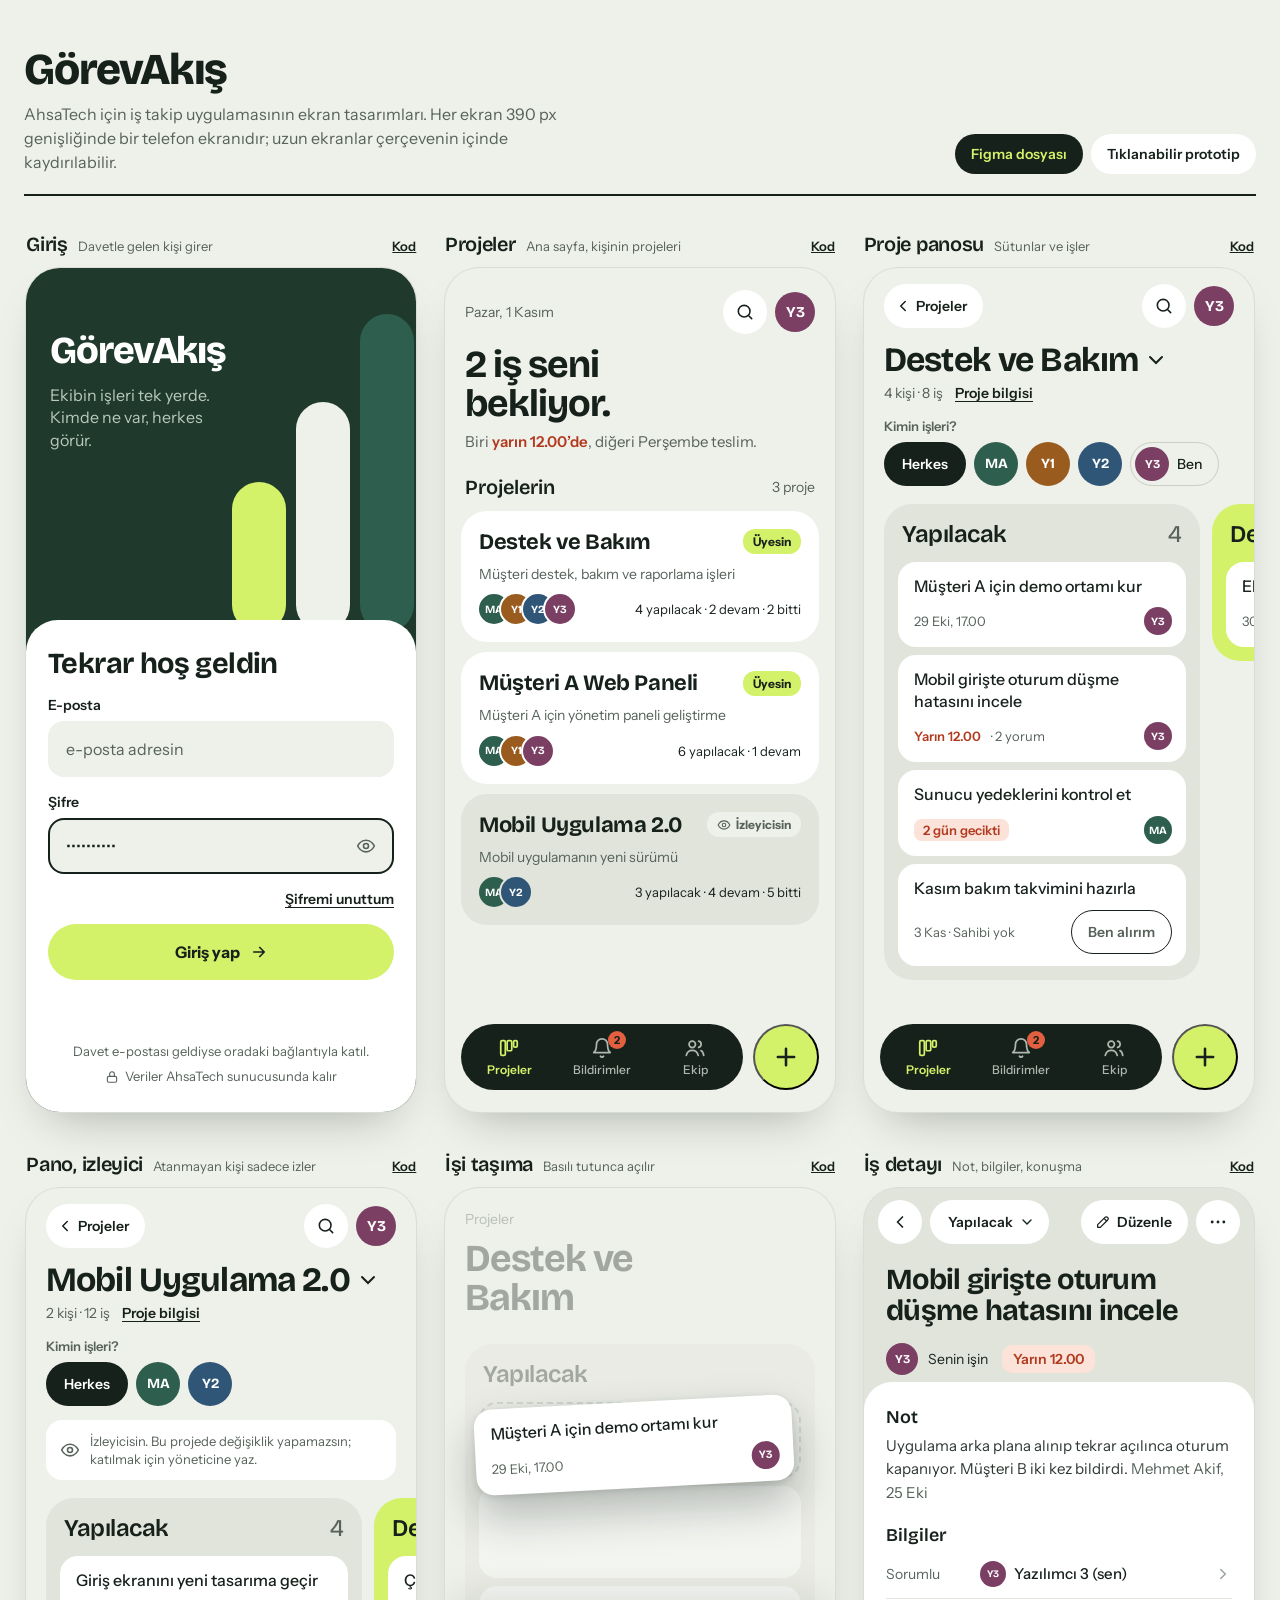
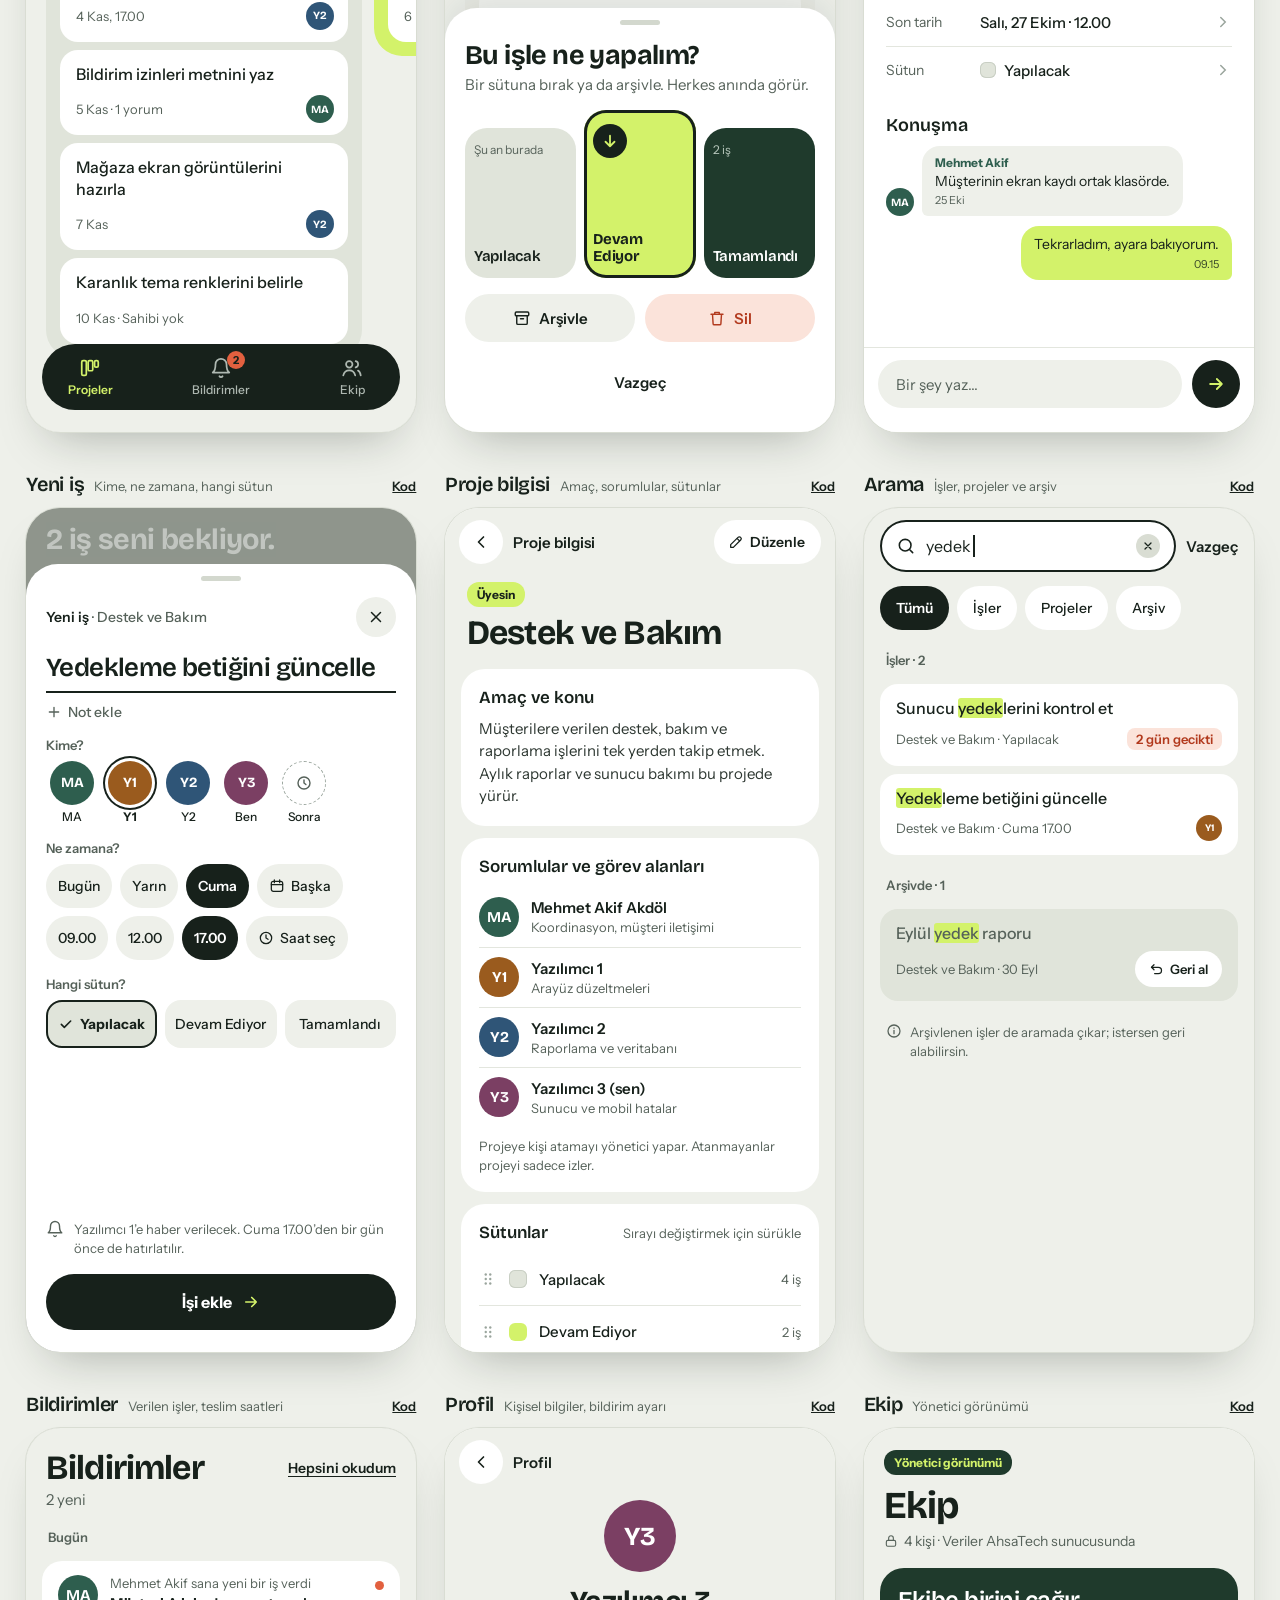
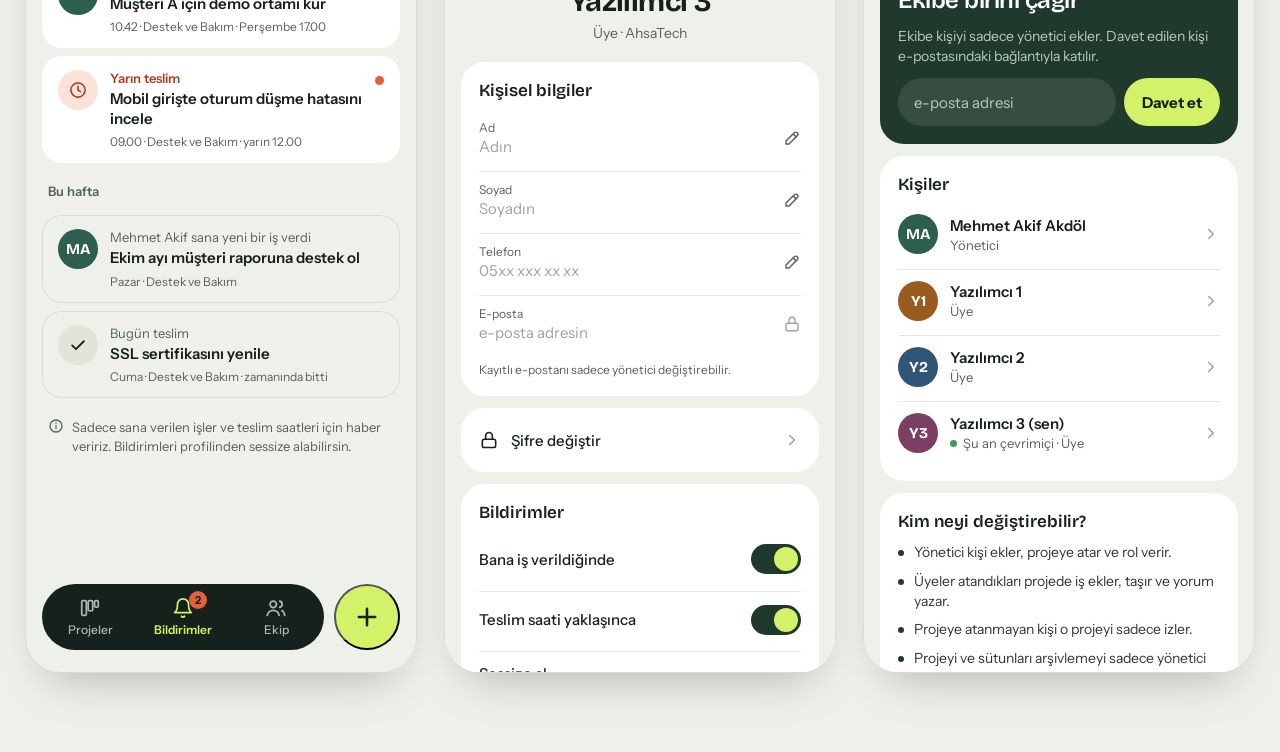
<file: TASARIM.V1/docs/tasarim/index.html>
<!doctype html>
<html lang="tr">
<head>
<meta charset="utf-8">
<meta name="viewport" content="width=device-width, initial-scale=1">
<title>GörevAkış · Ekran tasarımları</title>
<link rel="stylesheet" href="gorevakis.css">
<style>
  body { background: var(--kagit); }
  .sayfa { max-width: 1320px; margin: 0 auto; padding: 48px 24px 80px; }
  .ust { display: flex; flex-wrap: wrap; align-items: flex-end; gap: 16px 32px; border-bottom: 2px solid var(--murekkep); padding-bottom: 20px; }
  .ust h1 { font-family: var(--baslik); font-size: 44px; font-weight: 800; letter-spacing: -1.2px; line-height: 1; }
  .ust p { max-width: 560px; font-size: 16px; line-height: 1.5; color: var(--soluk); }
  .baglantilar { display: flex; flex-wrap: wrap; gap: 8px; margin-left: auto; }
  .baglantilar a { display: inline-flex; align-items: center; height: 40px; padding: 0 16px; border-radius: 20px; background: #fff; color: var(--murekkep); font-size: 14px; font-weight: 600; text-decoration: none; }
  .baglantilar a.ana { background: var(--murekkep); color: var(--fistik); }
  .izgara { display: grid; grid-template-columns: repeat(auto-fill, minmax(390px, 1fr)); gap: 40px 24px; margin-top: 36px; justify-items: center; }
  figure { display: flex; flex-direction: column; gap: 12px; width: 390px; max-width: 100%; }
  figcaption { display: flex; align-items: baseline; gap: 10px; }
  figcaption b { font-family: var(--baslik); font-size: 20px; font-weight: 600; letter-spacing: -0.3px; }
  figcaption span { font-size: 13px; color: var(--soluk); flex: 1; }
  figcaption a { font-size: 13px; font-weight: 600; color: var(--murekkep); }
  .cerceve { width: 390px; height: 844px; border-radius: 34px; overflow: hidden; background: #fff; box-shadow: 0 0 0 1px var(--cizgi2), 0 24px 48px -24px rgba(23,33,27,.35); }
  iframe { width: 390px; height: 844px; border: 0; display: block; }
  @media (max-width: 440px) {
    .sayfa { padding: 28px 16px 60px; }
    .ust h1 { font-size: 34px; }
    .izgara { grid-template-columns: 1fr; }
    figure, .cerceve, iframe { width: 100%; }
  }
</style>
</head>
<body>
<div class="sayfa">
  <header class="ust">
    <div>
      <h1>GörevAkış</h1>
      <p style="margin-top:10px">AhsaTech için iş takip uygulamasının ekran tasarımları. Her ekran 390 px genişliğinde bir telefon ekranıdır; uzun ekranlar çerçevenin içinde kaydırılabilir.</p>
    </div>
    <nav class="baglantilar">
      <a class="ana" href="https://www.figma.com/design/b5zCih6VsOk1hNCE2Mx6jN">Figma dosyası</a>
      <a href="https://www.figma.com/proto/b5zCih6VsOk1hNCE2Mx6jN/GorevAkis?node-id=2-86&amp;starting-point-node-id=2%3A86">Tıklanabilir prototip</a>
    </nav>
  </header>

  <main class="izgara">
    <figure><figcaption><b>Giriş</b><span>Davetle gelen kişi girer</span><a href="ekranlar/01-giris.html">Kod</a></figcaption><div class="cerceve"><iframe src="ekranlar/01-giris.html" title="Giriş" loading="lazy"></iframe></div></figure>
    <figure><figcaption><b>Projeler</b><span>Ana sayfa, kişinin projeleri</span><a href="ekranlar/02-projeler.html">Kod</a></figcaption><div class="cerceve"><iframe src="ekranlar/02-projeler.html" title="Projeler" loading="lazy"></iframe></div></figure>
    <figure><figcaption><b>Proje panosu</b><span>Sütunlar ve işler</span><a href="ekranlar/03-proje-panosu.html">Kod</a></figcaption><div class="cerceve"><iframe src="ekranlar/03-proje-panosu.html" title="Proje panosu" loading="lazy"></iframe></div></figure>
    <figure><figcaption><b>Pano, izleyici</b><span>Atanmayan kişi sadece izler</span><a href="ekranlar/04-proje-panosu-izleyici.html">Kod</a></figcaption><div class="cerceve"><iframe src="ekranlar/04-proje-panosu-izleyici.html" title="Proje panosu, izleyici" loading="lazy"></iframe></div></figure>
    <figure><figcaption><b>İşi taşıma</b><span>Basılı tutunca açılır</span><a href="ekranlar/05-isi-tasima.html">Kod</a></figcaption><div class="cerceve"><iframe src="ekranlar/05-isi-tasima.html" title="İşi taşıma" loading="lazy"></iframe></div></figure>
    <figure><figcaption><b>İş detayı</b><span>Not, bilgiler, konuşma</span><a href="ekranlar/06-is-detayi.html">Kod</a></figcaption><div class="cerceve"><iframe src="ekranlar/06-is-detayi.html" title="İş detayı" loading="lazy"></iframe></div></figure>
    <figure><figcaption><b>Yeni iş</b><span>Kime, ne zamana, hangi sütun</span><a href="ekranlar/07-yeni-is.html">Kod</a></figcaption><div class="cerceve"><iframe src="ekranlar/07-yeni-is.html" title="Yeni iş" loading="lazy"></iframe></div></figure>
    <figure><figcaption><b>Proje bilgisi</b><span>Amaç, sorumlular, sütunlar</span><a href="ekranlar/08-proje-bilgisi.html">Kod</a></figcaption><div class="cerceve"><iframe src="ekranlar/08-proje-bilgisi.html" title="Proje bilgisi" loading="lazy"></iframe></div></figure>
    <figure><figcaption><b>Arama</b><span>İşler, projeler ve arşiv</span><a href="ekranlar/09-arama.html">Kod</a></figcaption><div class="cerceve"><iframe src="ekranlar/09-arama.html" title="Arama" loading="lazy"></iframe></div></figure>
    <figure><figcaption><b>Bildirimler</b><span>Verilen işler, teslim saatleri</span><a href="ekranlar/10-bildirimler.html">Kod</a></figcaption><div class="cerceve"><iframe src="ekranlar/10-bildirimler.html" title="Bildirimler" loading="lazy"></iframe></div></figure>
    <figure><figcaption><b>Profil</b><span>Kişisel bilgiler, bildirim ayarı</span><a href="ekranlar/11-profil.html">Kod</a></figcaption><div class="cerceve"><iframe src="ekranlar/11-profil.html" title="Profil" loading="lazy"></iframe></div></figure>
    <figure><figcaption><b>Ekip</b><span>Yönetici görünümü</span><a href="ekranlar/12-ekip.html">Kod</a></figcaption><div class="cerceve"><iframe src="ekranlar/12-ekip.html" title="Ekip" loading="lazy"></iframe></div></figure>
  </main>
</div>
</body>
</html>
</file>
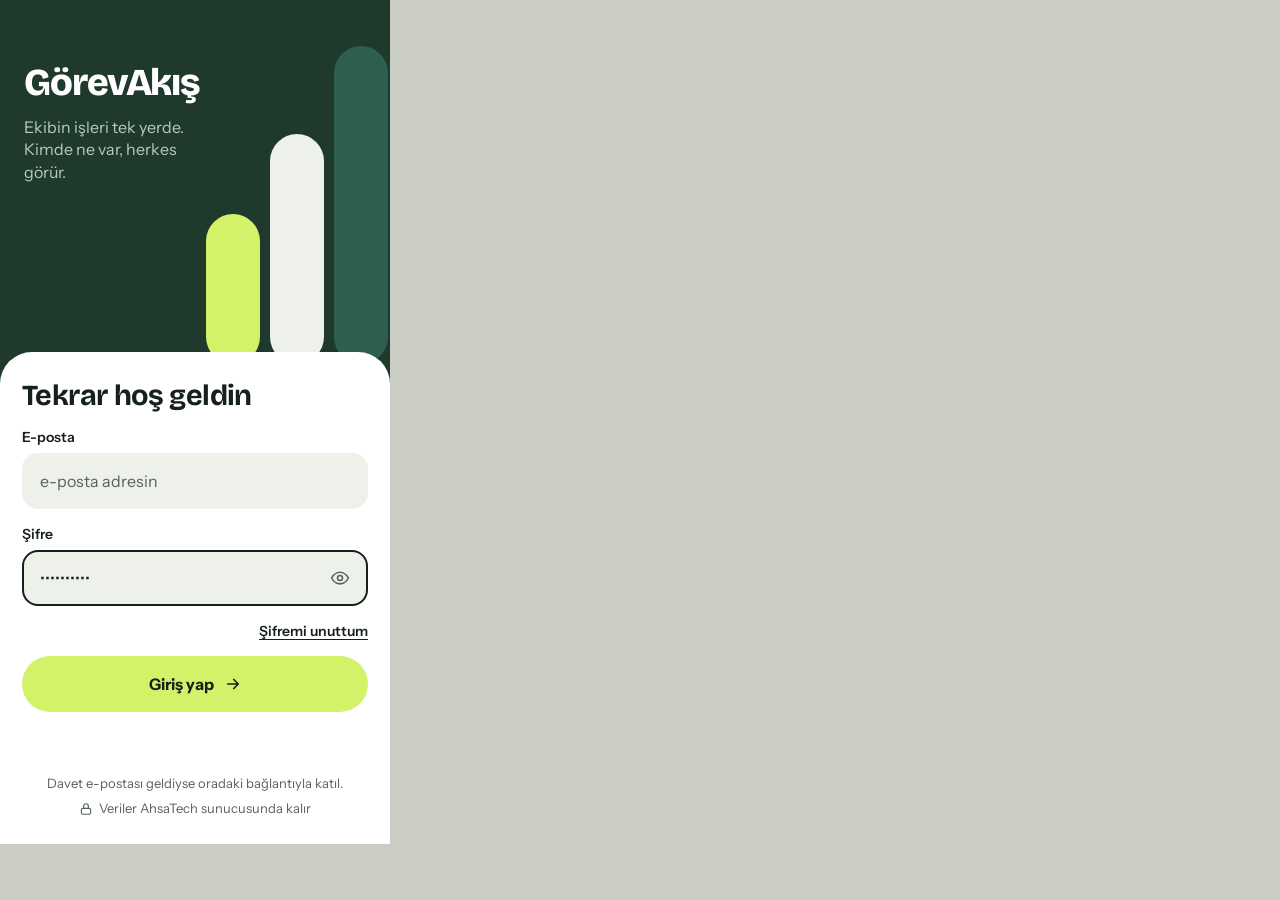
<file: TASARIM.V1/docs/tasarim/ekranlar/01-giris.html>
<!doctype html>
<html lang="tr">
<head>
<meta charset="utf-8">
<meta name="viewport" content="width=device-width, initial-scale=1">
<title>GörevAkış · Giriş</title>
<link rel="stylesheet" href="../gorevakis.css">
<style>
  .ekran { background: var(--orman); }
  .cubuk { position: absolute; width: 54px; border-radius: 27px; }
  .logo { position: absolute; left: 24px; top: 64px; width: 176px; }
  .form { top: 352px; height: 492px; padding: 28px 22px 26px; gap: 16px; }
  .alan { display: flex; flex-direction: column; gap: 7px; font-size: 14px; font-weight: 600; }
  .kutu { display: flex; align-items: center; height: 56px; border-radius: 16px; background: var(--kagit); padding: 0 18px; font-size: 16px; font-weight: 400; }
</style>
</head>
<body>
<main class="ekran">
  <!-- Dekor: logodaki üç çubuk -->
  <div class="cubuk" style="left:206px;top:214px;height:150px;background:var(--fistik)" aria-hidden="true"></div>
  <div class="cubuk" style="left:270px;top:134px;height:230px;background:var(--kagit)" aria-hidden="true"></div>
  <div class="cubuk" style="left:334px;top:46px;height:318px;background:var(--cam)" aria-hidden="true"></div>

  <div class="logo">
    <div class="d" style="font-size:38px;line-height:1;font-weight:800;letter-spacing:-1.1px;color:#fff">GörevAkış</div>
    <p style="margin-top:14px;font-size:16px;line-height:1.4;color:var(--adacayi)">Ekibin işleri tek yerde. Kimde ne var, herkes görür.</p>
  </div>

  <form class="alt-sayfa form">
    <h1 class="b29">Tekrar hoş geldin</h1>
    <label class="alan">E-posta
      <span class="kutu soluk">e-posta adresin</span>
    </label>
    <label class="alan">Şifre
      <span class="kutu" style="box-shadow:inset 0 0 0 2px var(--murekkep);padding-right:6px">••••••••••
        <span class="esnek"></span>
        <span class="daire" style="width:44px;height:44px;color:var(--soluk)" aria-label="Şifreyi göster">
          <svg width="20" height="20" viewBox="0 0 24 24" fill="none" stroke="currentColor" stroke-width="1.9" stroke-linejoin="round"><path d="M2 12s3.5-7 10-7 10 7 10 7-3.5 7-10 7S2 12 2 12z"/><circle cx="12" cy="12" r="3"/></svg>
        </span>
      </span>
    </label>
    <span class="alti-cizili" style="align-self:flex-end;font-size:14px;font-weight:600">Şifremi unuttum</span>
    <button type="submit" class="satir" style="justify-content:center;gap:10px;height:56px;border:0;border-radius:28px;background:var(--fistik);font-size:16px;font-weight:700">
      Giriş yap
      <svg width="18" height="18" viewBox="0 0 24 24" fill="none" stroke="currentColor" stroke-width="2.2" stroke-linecap="round" stroke-linejoin="round"><path d="M5 12h14M13 6l6 6-6 6"/></svg>
    </button>
    <span class="esnek"></span>
    <div class="sutun soluk" style="gap:6px;align-items:center;font-size:13px;line-height:1.45">
      <span>Davet e-postası geldiyse oradaki bağlantıyla katıl.</span>
      <span class="satir" style="gap:6px">
        <svg width="14" height="14" viewBox="0 0 24 24" fill="none" stroke="currentColor" stroke-width="1.9"><rect x="4" y="11" width="16" height="10" rx="2.5"/><path d="M8 11V7a4 4 0 0 1 8 0v4"/></svg>
        Veriler AhsaTech sunucusunda kalır
      </span>
    </div>
  </form>
</main>
</body>
</html>
</file>
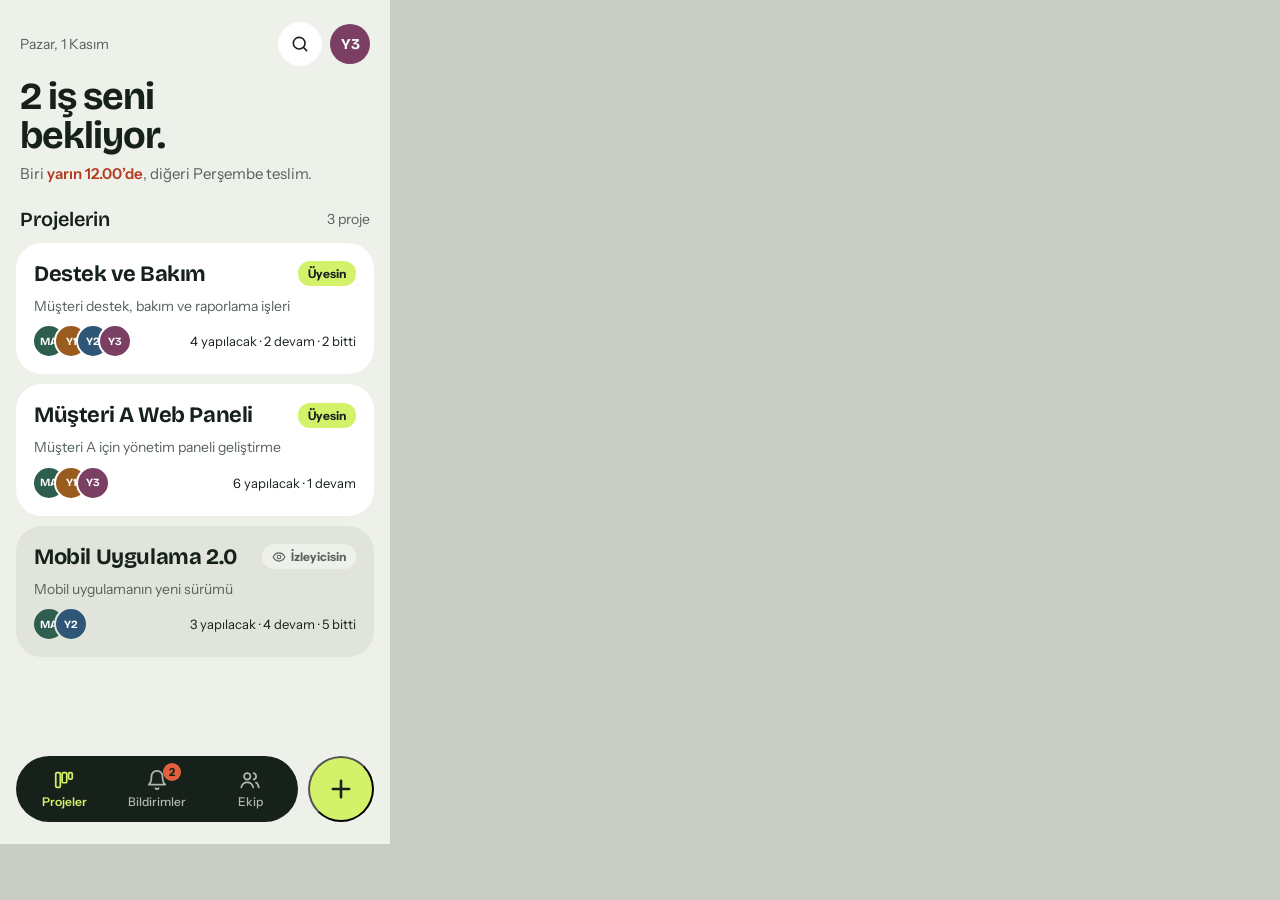
<file: TASARIM.V1/docs/tasarim/ekranlar/02-projeler.html>
<!doctype html>
<html lang="tr">
<head>
<meta charset="utf-8">
<meta name="viewport" content="width=device-width, initial-scale=1">
<title>GörevAkış · Projeler</title>
<link rel="stylesheet" href="../gorevakis.css">
<style>
  .proje { border-radius: 26px; padding: 18px; display: flex; flex-direction: column; gap: 10px; }
  .yigin { display: flex; }
  .yigin .av { margin-right: -8px; box-shadow: 0 0 0 2px var(--zemin); }
</style>
</head>
<body>
<main class="ekran">
  <header style="padding:22px 20px 0">
    <div class="satir" style="gap:8px">
      <span class="soluk" style="font-size:14px">Pazar, 1 Kasım</span>
      <span class="esnek"></span>
      <span class="daire daire44" style="background:#fff" aria-label="Ara">
        <svg width="20" height="20" viewBox="0 0 24 24" fill="none" stroke="currentColor" stroke-width="1.9" stroke-linecap="round"><circle cx="11" cy="11" r="7"/><path d="m20 20-3.5-3.5"/></svg>
      </span>
      <span class="av av40 Y3" title="Profil">Y3</span>
    </div>
    <h1 class="b38" style="margin-top:12px">2 iş seni<br>bekliyor.</h1>
    <p class="soluk" style="margin-top:8px;font-size:15px">Biri <b style="color:var(--domates);font-weight:600">yarın 12.00’de</b>, diğeri Perşembe teslim.</p>
  </header>

  <div class="satir" style="margin-top:24px;padding:0 20px">
    <h2 class="d" style="font-size:20px;font-weight:600">Projelerin</h2>
    <span class="esnek"></span>
    <span class="soluk" style="font-size:14px">3 proje</span>
  </div>

  <section class="sutun" style="margin-top:12px;padding:0 16px;gap:10px" aria-label="Projeler">
    <article class="proje" style="background:#fff;--zemin:#fff">
      <div class="satir"><h3 class="d" style="font-size:22px;font-weight:700;letter-spacing:-0.4px">Destek ve Bakım</h3><span class="esnek"></span><span class="etiket uye">Üyesin</span></div>
      <p class="soluk" style="font-size:14px;line-height:1.4">Müşteri destek, bakım ve raporlama işleri</p>
      <div class="satir"><div class="yigin"><span class="av av30 MA">MA</span><span class="av av30 Y1">Y1</span><span class="av av30 Y2">Y2</span><span class="av av30 Y3">Y3</span></div><span class="esnek"></span><span style="font-size:13px">4 yapılacak · 2 devam · 2 bitti</span></div>
    </article>
    <article class="proje" style="background:#fff;--zemin:#fff">
      <div class="satir"><h3 class="d" style="font-size:22px;font-weight:700;letter-spacing:-0.4px">Müşteri A Web Paneli</h3><span class="esnek"></span><span class="etiket uye">Üyesin</span></div>
      <p class="soluk" style="font-size:14px;line-height:1.4">Müşteri A için yönetim paneli geliştirme</p>
      <div class="satir"><div class="yigin"><span class="av av30 MA">MA</span><span class="av av30 Y1">Y1</span><span class="av av30 Y3">Y3</span></div><span class="esnek"></span><span style="font-size:13px">6 yapılacak · 1 devam</span></div>
    </article>
    <article class="proje" style="background:var(--tepsi);--zemin:var(--tepsi)">
      <div class="satir"><h3 class="d" style="font-size:22px;font-weight:700;letter-spacing:-0.4px">Mobil Uygulama 2.0</h3><span class="esnek"></span>
        <span class="etiket izleyici"><svg width="14" height="14" viewBox="0 0 24 24" fill="none" stroke="currentColor" stroke-width="1.9"><path d="M2 12s3.5-7 10-7 10 7 10 7-3.5 7-10 7S2 12 2 12z"/><circle cx="12" cy="12" r="3"/></svg>İzleyicisin</span></div>
      <p class="soluk" style="font-size:14px;line-height:1.4">Mobil uygulamanın yeni sürümü</p>
      <div class="satir"><div class="yigin"><span class="av av30 MA">MA</span><span class="av av30 Y2">Y2</span></div><span class="esnek"></span><span style="font-size:13px">3 yapılacak · 4 devam · 5 bitti</span></div>
    </article>
  </section>

  <nav class="alt-menu" aria-label="Ana menü">
    <div class="menu">
      <span class="oge aktif"><svg width="22" height="22" viewBox="0 0 24 24" fill="none" stroke="currentColor" stroke-width="1.9"><rect x="3" y="4" width="5" height="16" rx="1.5"/><rect x="10" y="4" width="5" height="11" rx="1.5"/><rect x="17" y="4" width="4" height="7" rx="1.5"/></svg>Projeler</span>
      <span class="oge"><svg width="22" height="22" viewBox="0 0 24 24" fill="none" stroke="currentColor" stroke-width="1.9" stroke-linecap="round" stroke-linejoin="round"><path d="M6 8a6 6 0 1 1 12 0c0 7 3 9 3 9H3s3-2 3-9"/><path d="M10.3 21a1.94 1.94 0 0 0 3.4 0"/></svg>Bildirimler<span class="rozet">2</span></span>
      <span class="oge"><svg width="22" height="22" viewBox="0 0 24 24" fill="none" stroke="currentColor" stroke-width="1.9" stroke-linecap="round"><circle cx="9" cy="8" r="3.5"/><path d="M2.5 20c.8-3.5 3.4-5.5 6.5-5.5s5.7 2 6.5 5.5M16 4.6a3.5 3.5 0 0 1 0 6.8M18.5 14.8c1.6.8 2.6 2.6 3 5.2"/></svg>Ekip</span>
    </div>
    <button class="yeni-is" aria-label="Yeni iş ekle"><svg width="28" height="28" viewBox="0 0 24 24" fill="none" stroke="currentColor" stroke-width="2.2" stroke-linecap="round"><path d="M12 5v14M5 12h14"/></svg></button>
  </nav>
</main>
</body>
</html>
</file>
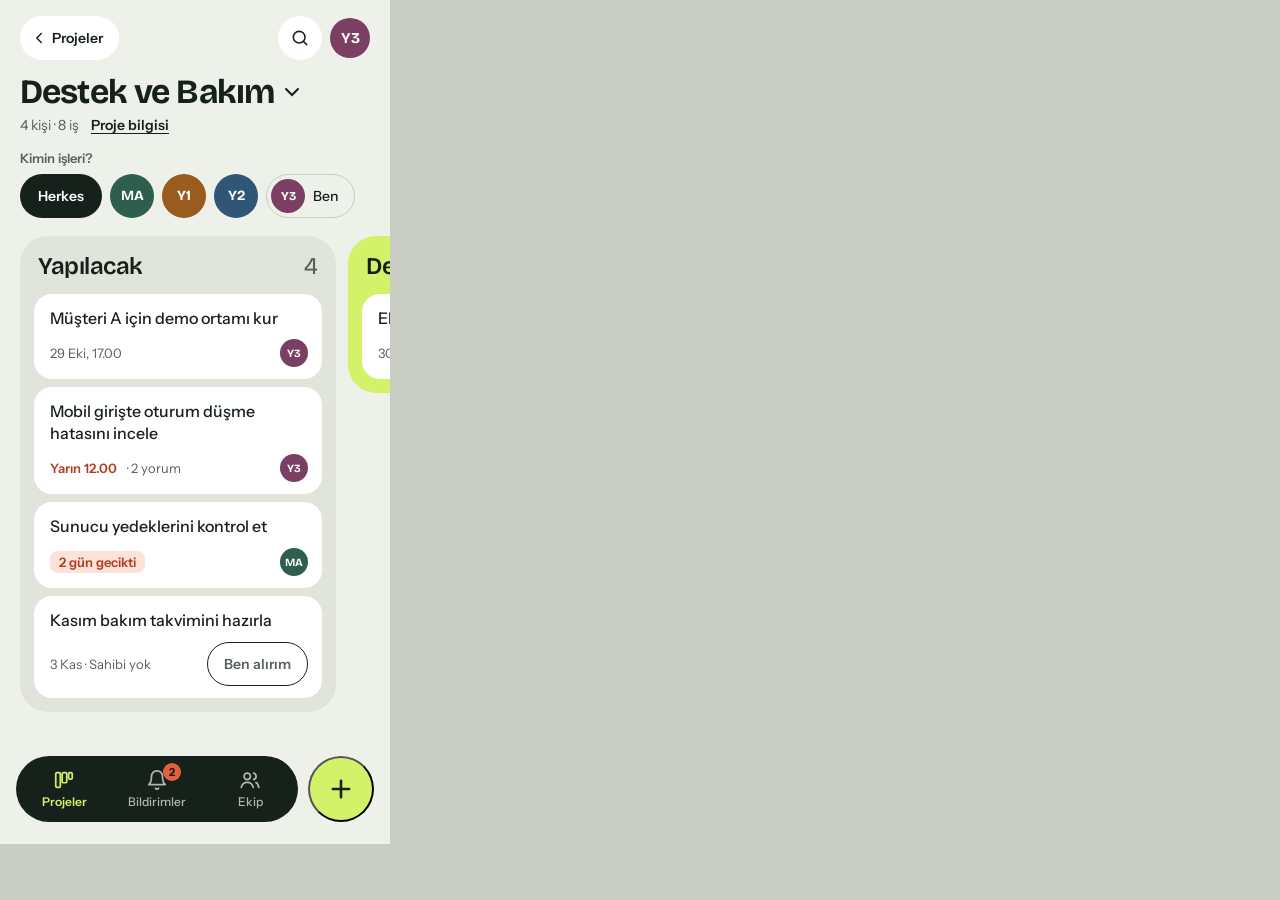
<file: TASARIM.V1/docs/tasarim/ekranlar/03-proje-panosu.html>
<!doctype html>
<html lang="tr">
<head>
<meta charset="utf-8">
<meta name="viewport" content="width=device-width, initial-scale=1">
<title>GörevAkış · Proje panosu</title>
<link rel="stylesheet" href="../gorevakis.css">
</head>
<body>
<main class="ekran">
  <header style="padding:16px 20px 0">
    <div class="satir" style="gap:8px">
      <span class="hap" style="padding:0 16px 0 10px;gap:4px">
        <svg width="18" height="18" viewBox="0 0 24 24" fill="none" stroke="currentColor" stroke-width="2" stroke-linecap="round" stroke-linejoin="round"><path d="m15 18-6-6 6-6"/></svg>Projeler
      </span>
      <span class="esnek"></span>
      <span class="daire daire44" style="background:#fff" aria-label="Ara"><svg width="20" height="20" viewBox="0 0 24 24" fill="none" stroke="currentColor" stroke-width="1.9" stroke-linecap="round"><circle cx="11" cy="11" r="7"/><path d="m20 20-3.5-3.5"/></svg></span>
      <span class="av av40 Y3" title="Profil">Y3</span>
    </div>
    <!-- Proje adına dokununca diğer projelere geçilir -->
    <h1 class="satir b34" style="margin-top:14px;gap:6px">Destek ve Bakım
      <svg width="24" height="24" viewBox="0 0 24 24" fill="none" stroke="currentColor" stroke-width="2" stroke-linecap="round"><path d="m6 9 6 6 6-6"/></svg>
    </h1>
    <div class="satir" style="margin-top:6px;gap:12px;font-size:14px">
      <span class="soluk">4 kişi · 8 iş</span>
      <span class="alti-cizili" style="font-weight:600">Proje bilgisi</span>
    </div>
    <p class="soluk" style="margin-top:16px;font-size:13px;font-weight:600">Kimin işleri?</p>
    <div class="filtre" style="margin-top:8px">
      <span class="secenek secili" style="padding:0 18px">Herkes</span>
      <span class="av av44 MA">MA</span><span class="av av44 Y1">Y1</span><span class="av av44 Y2">Y2</span>
      <span class="ben"><span class="av" style="width:34px;height:34px;font-size:12px;background:var(--murdum)">Y3</span>Ben</span>
    </div>
  </header>

  <div class="tepsiler">
    <section class="tepsi yapilacak" aria-label="Yapılacak">
      <div class="tepsi-baslik"><h2 class="b24">Yapılacak</h2><span class="sayi soluk">4</span></div>
      <article class="is-karti"><h3>Müşteri A için demo ortamı kur</h3>
        <div class="is-bilgi">29 Eki, 17.00<span class="av av28 Y3" style="margin-left:auto">Y3</span></div></article>
      <article class="is-karti"><h3>Mobil girişte oturum düşme hatasını incele</h3>
        <div class="is-bilgi"><span class="vurgu">Yarın 12.00</span>· 2 yorum<span class="av av28 Y3" style="margin-left:auto">Y3</span></div></article>
      <article class="is-karti"><h3>Sunucu yedeklerini kontrol et</h3>
        <div class="is-bilgi"><span class="gecikme">2 gün gecikti</span><span class="av av28 MA" style="margin-left:auto">MA</span></div></article>
      <article class="is-karti"><h3>Kasım bakım takvimini hazırla</h3>
        <div class="is-bilgi">3 Kas · Sahibi yok<button class="ben-alirim">Ben alırım</button></div></article>
    </section>
    <section class="tepsi devam" aria-label="Devam Ediyor">
      <div class="tepsi-baslik"><h2 class="b24">Devam Ediyor</h2><span class="sayi">2</span></div>
      <article class="is-karti"><h3>Ekim ayı müşteri raporu</h3>
        <div class="is-bilgi">30 Eki · 3 yorum<span class="av av28 Y2" style="margin-left:auto">Y2</span></div></article>
    </section>
  </div>

  <nav class="alt-menu" aria-label="Ana menü">
    <div class="menu">
      <span class="oge aktif"><svg width="22" height="22" viewBox="0 0 24 24" fill="none" stroke="currentColor" stroke-width="1.9"><rect x="3" y="4" width="5" height="16" rx="1.5"/><rect x="10" y="4" width="5" height="11" rx="1.5"/><rect x="17" y="4" width="4" height="7" rx="1.5"/></svg>Projeler</span>
      <span class="oge"><svg width="22" height="22" viewBox="0 0 24 24" fill="none" stroke="currentColor" stroke-width="1.9" stroke-linecap="round" stroke-linejoin="round"><path d="M6 8a6 6 0 1 1 12 0c0 7 3 9 3 9H3s3-2 3-9"/><path d="M10.3 21a1.94 1.94 0 0 0 3.4 0"/></svg>Bildirimler<span class="rozet">2</span></span>
      <span class="oge"><svg width="22" height="22" viewBox="0 0 24 24" fill="none" stroke="currentColor" stroke-width="1.9" stroke-linecap="round"><circle cx="9" cy="8" r="3.5"/><path d="M2.5 20c.8-3.5 3.4-5.5 6.5-5.5s5.7 2 6.5 5.5M16 4.6a3.5 3.5 0 0 1 0 6.8M18.5 14.8c1.6.8 2.6 2.6 3 5.2"/></svg>Ekip</span>
    </div>
    <button class="yeni-is" aria-label="Yeni iş ekle"><svg width="28" height="28" viewBox="0 0 24 24" fill="none" stroke="currentColor" stroke-width="2.2" stroke-linecap="round"><path d="M12 5v14M5 12h14"/></svg></button>
  </nav>
</main>
</body>
</html>
</file>
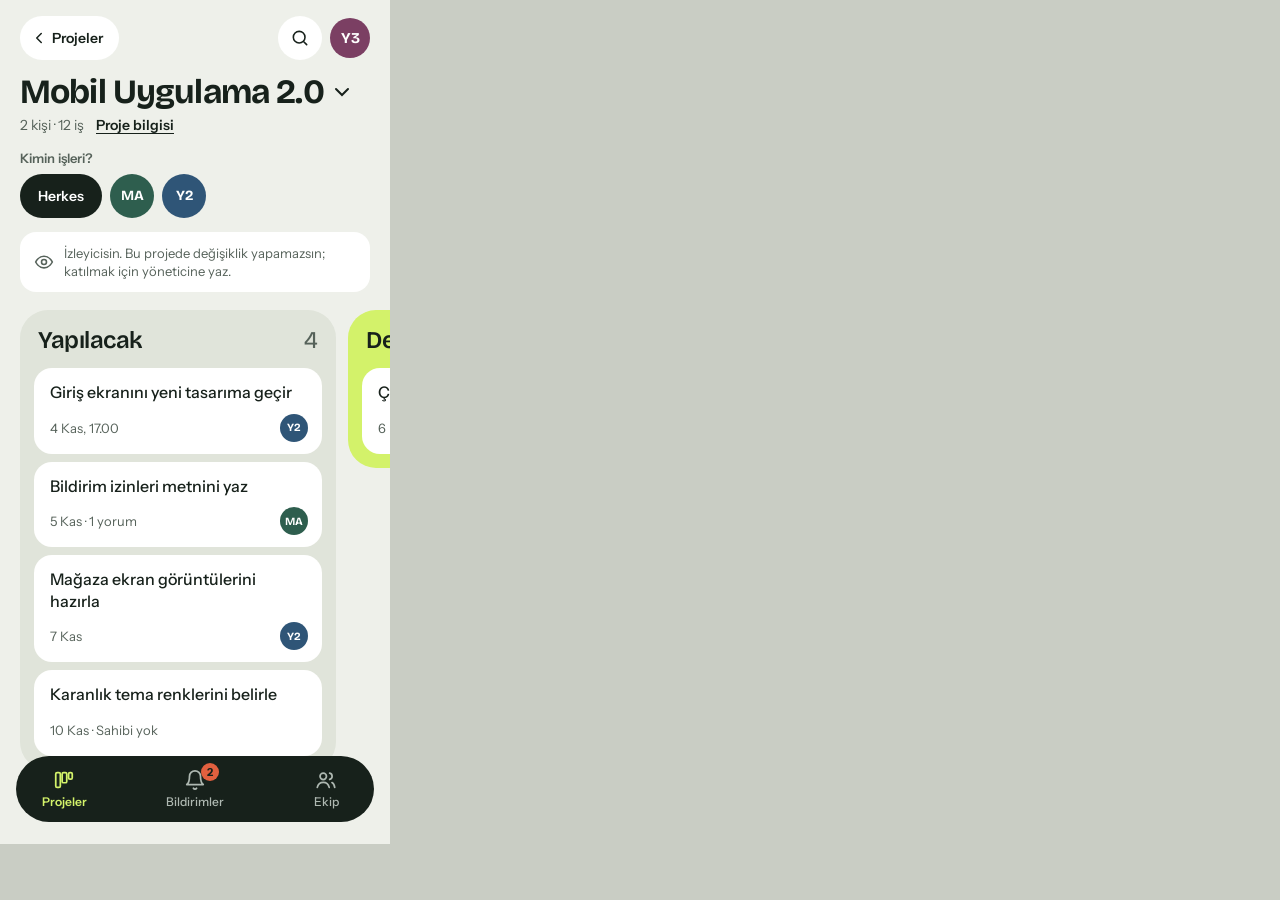
<file: TASARIM.V1/docs/tasarim/ekranlar/04-proje-panosu-izleyici.html>
<!doctype html>
<html lang="tr">
<head>
<meta charset="utf-8">
<meta name="viewport" content="width=device-width, initial-scale=1">
<title>GörevAkış · Proje panosu (izleyici)</title>
<link rel="stylesheet" href="../gorevakis.css">
</head>
<body>
<!-- Projeye atanmamış kullanıcının görünümü: değişiklik yapamaz, "Ben alırım" ve "Yeni iş" butonları yok -->
<main class="ekran">
  <header style="padding:16px 20px 0">
    <div class="satir" style="gap:8px">
      <span class="hap" style="padding:0 16px 0 10px;gap:4px">
        <svg width="18" height="18" viewBox="0 0 24 24" fill="none" stroke="currentColor" stroke-width="2" stroke-linecap="round" stroke-linejoin="round"><path d="m15 18-6-6 6-6"/></svg>Projeler
      </span>
      <span class="esnek"></span>
      <span class="daire daire44" style="background:#fff" aria-label="Ara"><svg width="20" height="20" viewBox="0 0 24 24" fill="none" stroke="currentColor" stroke-width="1.9" stroke-linecap="round"><circle cx="11" cy="11" r="7"/><path d="m20 20-3.5-3.5"/></svg></span>
      <span class="av av40 Y3" title="Profil">Y3</span>
    </div>
    <h1 class="satir b34" style="margin-top:14px;gap:6px">Mobil Uygulama 2.0
      <svg width="24" height="24" viewBox="0 0 24 24" fill="none" stroke="currentColor" stroke-width="2" stroke-linecap="round"><path d="m6 9 6 6 6-6"/></svg>
    </h1>
    <div class="satir" style="margin-top:6px;gap:12px;font-size:14px">
      <span class="soluk">2 kişi · 12 iş</span>
      <span class="alti-cizili" style="font-weight:600">Proje bilgisi</span>
    </div>
    <p class="soluk" style="margin-top:16px;font-size:13px;font-weight:600">Kimin işleri?</p>
    <div class="filtre" style="margin-top:8px">
      <span class="secenek secili" style="padding:0 18px">Herkes</span>
      <span class="av av44 MA">MA</span><span class="av av44 Y2">Y2</span>
    </div>
  </header>

  <div style="padding:14px 20px 0">
    <div class="satir soluk" style="gap:10px;background:#fff;border-radius:16px;padding:12px 14px;font-size:13px;line-height:1.4">
      <svg width="20" height="20" viewBox="0 0 24 24" fill="none" stroke="currentColor" stroke-width="1.9"><path d="M2 12s3.5-7 10-7 10 7 10 7-3.5 7-10 7S2 12 2 12z"/><circle cx="12" cy="12" r="3"/></svg>
      İzleyicisin. Bu projede değişiklik yapamazsın; katılmak için yöneticine yaz.
    </div>
  </div>

  <div class="tepsiler">
    <section class="tepsi yapilacak" aria-label="Yapılacak">
      <div class="tepsi-baslik"><h2 class="b24">Yapılacak</h2><span class="sayi soluk">4</span></div>
      <article class="is-karti"><h3>Giriş ekranını yeni tasarıma geçir</h3>
        <div class="is-bilgi">4 Kas, 17.00<span class="av av28 Y2" style="margin-left:auto">Y2</span></div></article>
      <article class="is-karti"><h3>Bildirim izinleri metnini yaz</h3>
        <div class="is-bilgi">5 Kas · 1 yorum<span class="av av28 MA" style="margin-left:auto">MA</span></div></article>
      <article class="is-karti"><h3>Mağaza ekran görüntülerini hazırla</h3>
        <div class="is-bilgi">7 Kas<span class="av av28 Y2" style="margin-left:auto">Y2</span></div></article>
      <article class="is-karti"><h3>Karanlık tema renklerini belirle</h3>
        <div class="is-bilgi">10 Kas · Sahibi yok</div></article>
    </section>
    <section class="tepsi devam" aria-label="Devam Ediyor">
      <div class="tepsi-baslik"><h2 class="b24">Devam Ediyor</h2><span class="sayi">2</span></div>
      <article class="is-karti"><h3>Çevrimdışı mod denemesi</h3>
        <div class="is-bilgi">6 Kas · 2 yorum<span class="av av28 Y2" style="margin-left:auto">Y2</span></div></article>
    </section>
  </div>

  <nav class="alt-menu" aria-label="Ana menü">
    <div class="menu">
      <span class="oge aktif"><svg width="22" height="22" viewBox="0 0 24 24" fill="none" stroke="currentColor" stroke-width="1.9"><rect x="3" y="4" width="5" height="16" rx="1.5"/><rect x="10" y="4" width="5" height="11" rx="1.5"/><rect x="17" y="4" width="4" height="7" rx="1.5"/></svg>Projeler</span>
      <span class="oge"><svg width="22" height="22" viewBox="0 0 24 24" fill="none" stroke="currentColor" stroke-width="1.9" stroke-linecap="round" stroke-linejoin="round"><path d="M6 8a6 6 0 1 1 12 0c0 7 3 9 3 9H3s3-2 3-9"/><path d="M10.3 21a1.94 1.94 0 0 0 3.4 0"/></svg>Bildirimler<span class="rozet">2</span></span>
      <span class="oge"><svg width="22" height="22" viewBox="0 0 24 24" fill="none" stroke="currentColor" stroke-width="1.9" stroke-linecap="round"><circle cx="9" cy="8" r="3.5"/><path d="M2.5 20c.8-3.5 3.4-5.5 6.5-5.5s5.7 2 6.5 5.5M16 4.6a3.5 3.5 0 0 1 0 6.8M18.5 14.8c1.6.8 2.6 2.6 3 5.2"/></svg>Ekip</span>
    </div>
    <!-- İzleyici yeni iş ekleyemez: "+" butonu yok -->
  </nav>
</main>
</body>
</html>
</file>
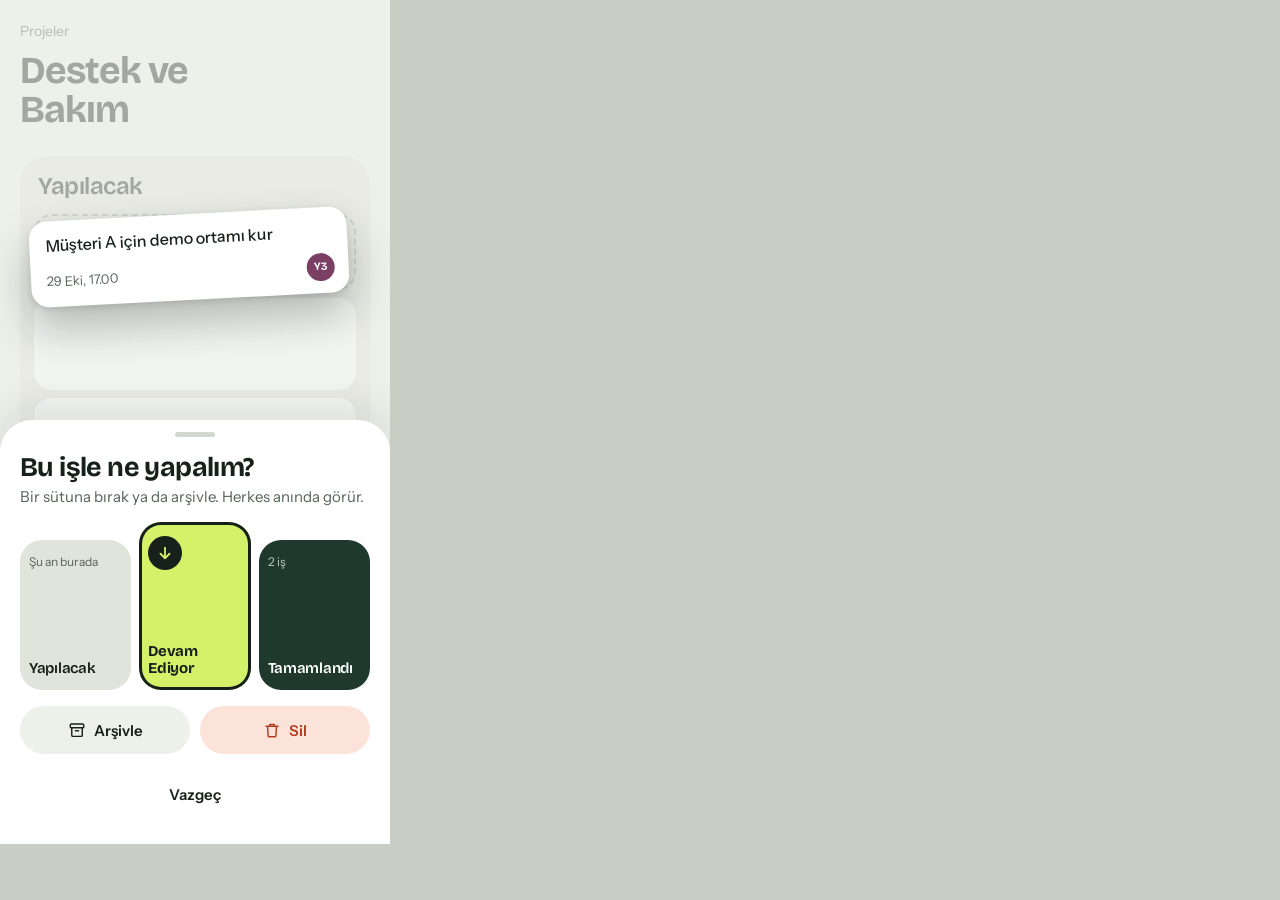
<file: TASARIM.V1/docs/tasarim/ekranlar/05-isi-tasima.html>
<!doctype html>
<html lang="tr">
<head>
<meta charset="utf-8">
<meta name="viewport" content="width=device-width, initial-scale=1">
<title>GörevAkış · İşi taşıma</title>
<link rel="stylesheet" href="../gorevakis.css">
<style>
  .hedef { flex: 1; border-radius: 22px; padding: 14px 9px; display: flex; flex-direction: column; justify-content: space-between; border: 0; text-align: left; }
  .hedef b { font-family: var(--baslik); font-size: 15px; font-weight: 600; letter-spacing: -0.3px; line-height: 1.1; }
  .eylem { flex: 1; display: flex; align-items: center; justify-content: center; gap: 8px; height: 48px; border-radius: 24px; border: 0; font-size: 15px; font-weight: 600; }
</style>
</head>
<body>
<!-- Bir iş basılı tutulunca açılır: iş bir sütuna bırakılır ya da arşivlenir/silinir -->
<main class="ekran">
  <div style="opacity:.35;padding:22px 20px 0" aria-hidden="true">
    <p class="soluk" style="font-size:14px">Projeler</p>
    <div class="b38" style="margin-top:12px">Destek ve<br>Bakım</div>
    <div class="tepsi yapilacak" style="width:auto;margin-top:26px">
      <div class="b24" style="padding:0 4px 6px">Yapılacak</div>
      <div style="height:76px;border:2px dashed var(--gri);border-radius:18px"></div>
      <div style="height:92px;background:#fff;border-radius:18px"></div>
      <div style="height:76px;background:#fff;border-radius:18px"></div>
    </div>
  </div>

  <article class="is-karti" style="position:absolute;left:30px;top:214px;width:318px;transform:rotate(-3deg);box-shadow:0 22px 44px rgba(23,33,27,.28),0 2px 6px rgba(23,33,27,.12)">
    <h3>Müşteri A için demo ortamı kur</h3>
    <div class="is-bilgi">29 Eki, 17.00<span class="av av28 Y3" style="margin-left:auto">Y3</span></div>
  </article>

  <section class="alt-sayfa" style="padding:12px 20px 26px;gap:16px;box-shadow:0 -12px 40px rgba(23,33,27,.1)" aria-label="İşi taşı">
    <span class="tutamac"></span>
    <div>
      <h2 class="b29" style="font-size:27px">Bu işle ne yapalım?</h2>
      <p class="soluk" style="margin-top:4px;font-size:15px">Bir sütuna bırak ya da arşivle. Herkes anında görür.</p>
    </div>
    <div class="satir" style="gap:8px;align-items:flex-end">
      <button class="hedef" style="height:150px;background:var(--tepsi)"><span class="soluk" style="font-size:12px">Şu an burada</span><b>Yapılacak</b></button>
      <button class="hedef" style="height:168px;background:var(--fistik);box-shadow:inset 0 0 0 3px var(--murekkep)">
        <span class="daire" style="width:34px;height:34px;background:var(--murekkep);color:var(--fistik)"><svg width="18" height="18" viewBox="0 0 24 24" fill="none" stroke="currentColor" stroke-width="2.4" stroke-linecap="round" stroke-linejoin="round"><path d="M12 5v14M6 13l6 6 6-6"/></svg></span>
        <b style="font-weight:700">Devam Ediyor</b></button>
      <button class="hedef" style="height:150px;background:var(--orman);color:#fff"><span style="font-size:12px;color:var(--adacayi)">2 iş</span><b>Tamamlandı</b></button>
    </div>
    <div class="satir" style="gap:10px">
      <button class="eylem" style="background:var(--kagit)"><svg width="18" height="18" viewBox="0 0 24 24" fill="none" stroke="currentColor" stroke-width="1.9" stroke-linecap="round"><rect x="3" y="4" width="18" height="5" rx="1.5"/><path d="M5 9v10a1.5 1.5 0 0 0 1.5 1.5h11A1.5 1.5 0 0 0 19 19V9M10 13h4"/></svg>Arşivle</button>
      <button class="eylem" style="background:var(--domates-acik);color:var(--domates)"><svg width="18" height="18" viewBox="0 0 24 24" fill="none" stroke="currentColor" stroke-width="1.9" stroke-linecap="round" stroke-linejoin="round"><path d="M4 7h16M9 7V4.5h6V7M18 7l-.8 12.5a1.5 1.5 0 0 1-1.5 1.5H8.3a1.5 1.5 0 0 1-1.5-1.5L6 7"/></svg>Sil</button>
    </div>
    <button class="eylem" style="background:transparent;flex:none">Vazgeç</button>
  </section>
</main>
</body>
</html>
</file>
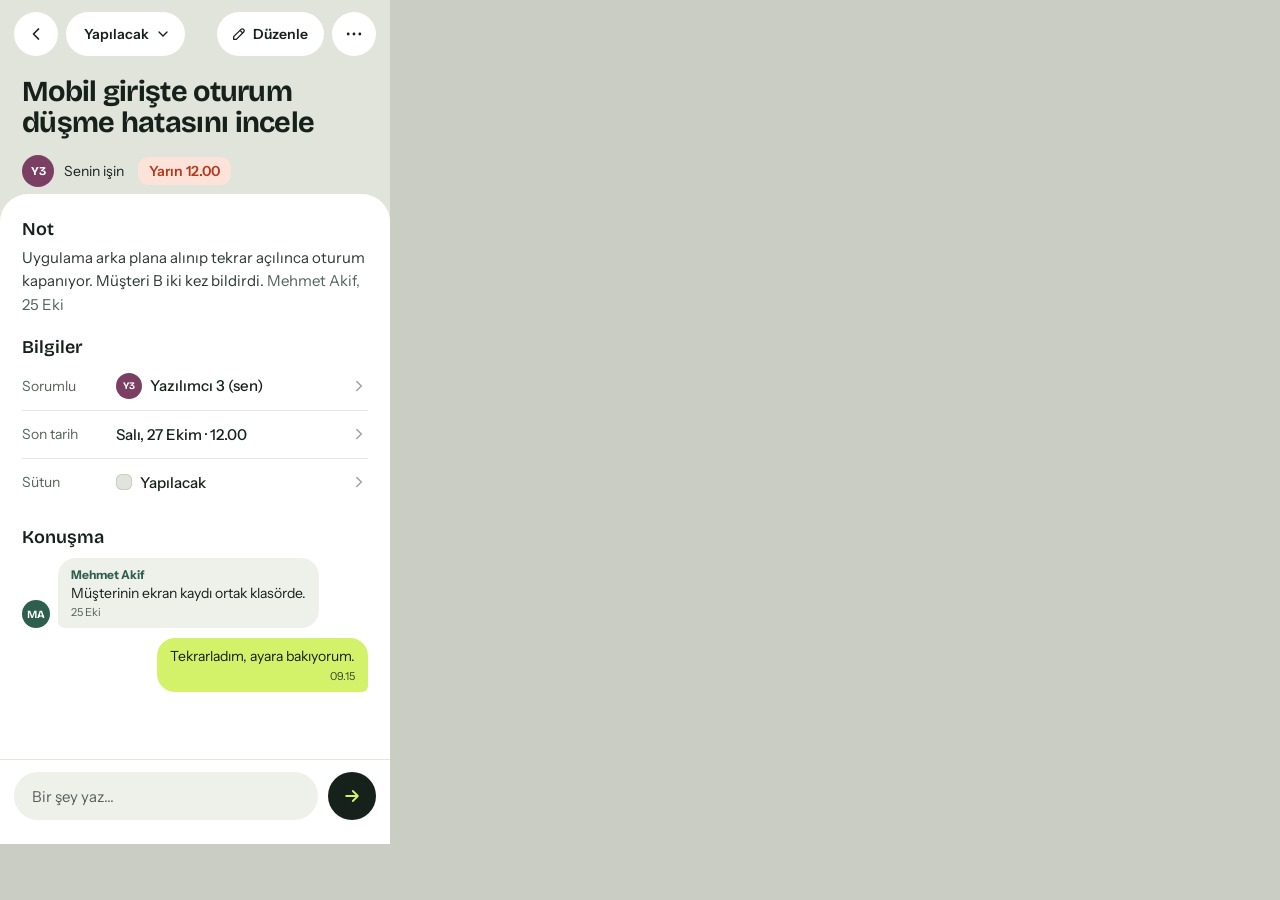
<file: TASARIM.V1/docs/tasarim/ekranlar/06-is-detayi.html>
<!doctype html>
<html lang="tr">
<head>
<meta charset="utf-8">
<meta name="viewport" content="width=device-width, initial-scale=1">
<title>GörevAkış · İş detayı</title>
<link rel="stylesheet" href="../gorevakis.css">
<style>
  .ekran { background: var(--tepsi); }
  .icerik { position: absolute; left: 0; right: 0; top: 194px; bottom: 0; background: #fff; border-radius: 28px 28px 0 0; padding: 24px 22px 0; display: flex; flex-direction: column; gap: 20px; }
  .bilgi { height: 48px; gap: 10px; }
  .bilgi .etiket-adi { width: 84px; font-size: 14px; color: var(--soluk); }
  .bilgi .deger { flex: 1; display: flex; align-items: center; gap: 8px; font-size: 15px; font-weight: 500; }
  .balon { display: flex; flex-direction: column; gap: 2px; padding: 9px 13px; }
</style>
</head>
<body>
<main class="ekran">
  <div class="satir" style="gap:8px;padding:12px 14px 0">
    <span class="daire daire44" style="background:#fff" aria-label="Geri"><svg width="20" height="20" viewBox="0 0 24 24" fill="none" stroke="currentColor" stroke-width="2" stroke-linecap="round" stroke-linejoin="round"><path d="m15 18-6-6 6-6"/></svg></span>
    <span class="hap" style="padding:0 14px 0 18px">Yapılacak<svg width="16" height="16" viewBox="0 0 24 24" fill="none" stroke="currentColor" stroke-width="2" stroke-linecap="round"><path d="m6 9 6 6 6-6"/></svg></span>
    <span class="esnek"></span>
    <span class="hap" style="padding:0 16px 0 14px"><svg width="16" height="16" viewBox="0 0 24 24" fill="none" stroke="currentColor" stroke-width="1.9" stroke-linejoin="round"><path d="M4 20h4L19 9a2.8 2.8 0 0 0-4-4L4 16v4z"/><path d="m13.5 6.5 4 4"/></svg>Düzenle</span>
    <span class="daire daire44" style="background:#fff" aria-label="Diğer işlemler"><svg width="20" height="20" viewBox="0 0 24 24" fill="currentColor"><circle cx="5" cy="12" r="1.7"/><circle cx="12" cy="12" r="1.7"/><circle cx="19" cy="12" r="1.7"/></svg></span>
  </div>

  <h1 class="b29" style="margin:20px 22px 0;line-height:1.08;letter-spacing:-0.7px">Mobil girişte oturum düşme hatasını incele</h1>
  <div class="satir" style="gap:10px;margin:16px 22px 0;font-size:14px">
    <span class="av av32 Y3">Y3</span>Senin işin
    <span style="margin-left:4px;padding:5px 11px;border-radius:10px;background:var(--domates-acik);color:var(--domates);font-weight:600">Yarın 12.00</span>
  </div>

  <div class="icerik">
    <section class="sutun" style="gap:6px">
      <h2 class="b18">Not</h2>
      <p style="font-size:15px;line-height:1.55;color:var(--metin2)">Uygulama arka plana alınıp tekrar açılınca oturum kapanıyor. Müşteri B iki kez bildirdi. <span class="soluk">Mehmet Akif, 25 Eki</span></p>
    </section>

    <section class="sutun">
      <h2 class="b18" style="padding-bottom:4px">Bilgiler</h2>
      <div class="liste-satiri bilgi"><span class="etiket-adi">Sorumlu</span><span class="deger"><span class="av av26 Y3">Y3</span>Yazılımcı 3 (sen)</span>
        <svg width="18" height="18" viewBox="0 0 24 24" fill="none" stroke="var(--gri)" stroke-width="2" stroke-linecap="round"><path d="m9 6 6 6-6 6"/></svg></div>
      <div class="liste-satiri bilgi"><span class="etiket-adi">Son tarih</span><span class="deger">Salı, 27 Ekim · 12.00</span>
        <svg width="18" height="18" viewBox="0 0 24 24" fill="none" stroke="var(--gri)" stroke-width="2" stroke-linecap="round"><path d="m9 6 6 6-6 6"/></svg></div>
      <div class="liste-satiri bilgi"><span class="etiket-adi">Sütun</span><span class="deger"><span style="width:16px;height:16px;border-radius:6px;background:var(--tepsi);box-shadow:inset 0 0 0 1px #C9CFC4"></span>Yapılacak</span>
        <svg width="18" height="18" viewBox="0 0 24 24" fill="none" stroke="var(--gri)" stroke-width="2" stroke-linecap="round"><path d="m9 6 6 6-6 6"/></svg></div>
    </section>

    <section class="sutun" style="gap:10px">
      <h2 class="b18">Konuşma</h2>
      <div class="satir" style="gap:8px;align-items:flex-end">
        <span class="av av28 MA">MA</span>
        <div class="balon" style="background:var(--kagit);border-radius:18px 18px 18px 6px">
          <b style="font-size:12px;color:var(--cam)">Mehmet Akif</b>
          <span style="font-size:14px;line-height:1.4">Müşterinin ekran kaydı ortak klasörde.</span>
          <span class="soluk" style="font-size:11px">25 Eki</span>
        </div>
      </div>
      <div class="satir" style="justify-content:flex-end">
        <div class="balon" style="background:var(--fistik);border-radius:18px 18px 6px 18px">
          <span style="font-size:14px;line-height:1.4">Tekrarladım, ayara bakıyorum.</span>
          <span style="font-size:11px;color:#3A4A2A;align-self:flex-end">09.15</span>
        </div>
      </div>
    </section>
  </div>

  <div class="satir" style="position:absolute;left:0;right:0;bottom:0;gap:10px;padding:12px 14px 24px;background:#fff;border-top:1px solid var(--cizgi)">
    <span class="satir soluk esnek" style="height:48px;border-radius:24px;background:var(--kagit);padding:0 18px;font-size:15px">Bir şey yaz…</span>
    <span class="daire" style="width:48px;height:48px;background:var(--murekkep);color:var(--fistik)" aria-label="Gönder"><svg width="20" height="20" viewBox="0 0 24 24" fill="none" stroke="currentColor" stroke-width="2.2" stroke-linecap="round" stroke-linejoin="round"><path d="M5 12h14M13 6l6 6-6 6"/></svg></span>
  </div>
</main>
</body>
</html>
</file>
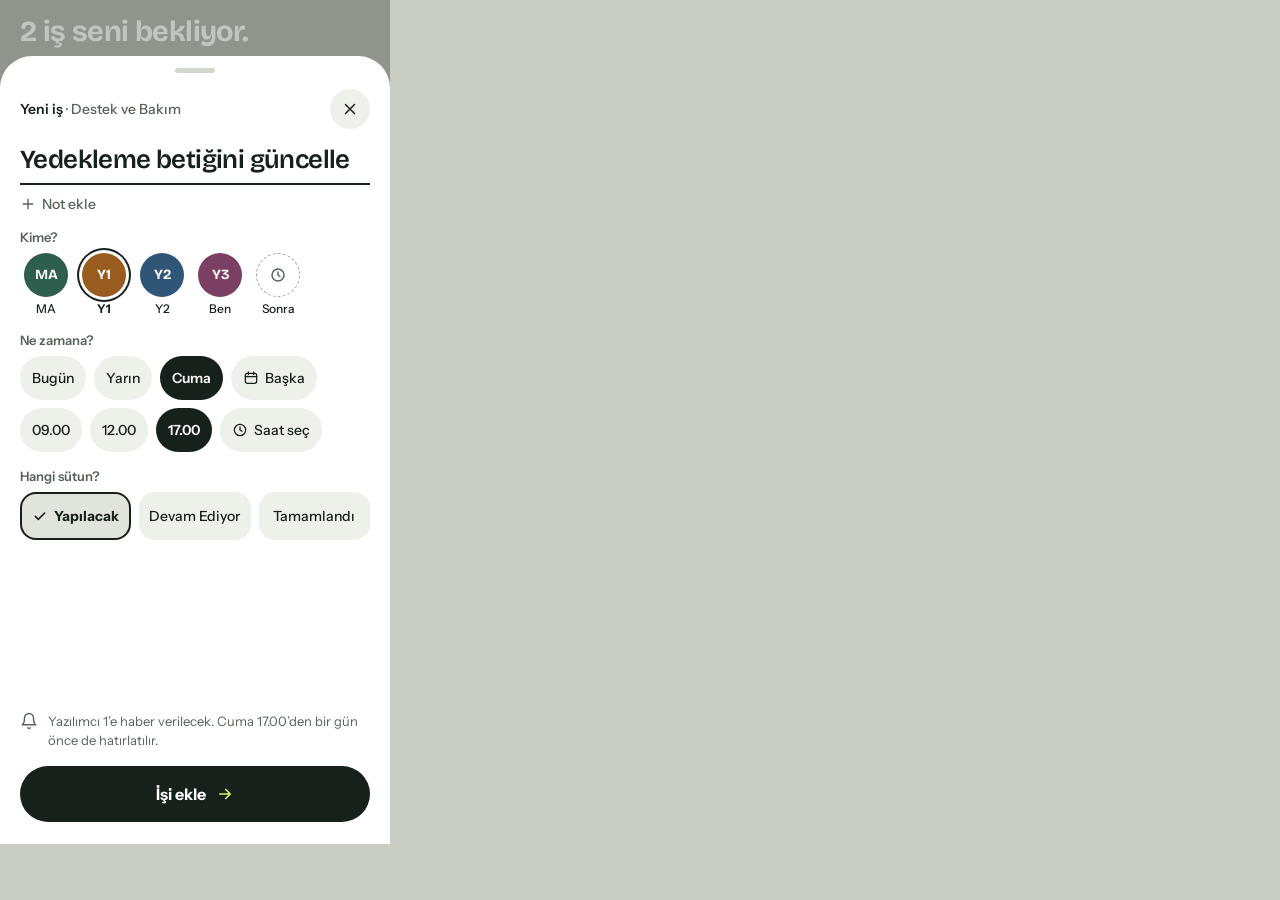
<file: TASARIM.V1/docs/tasarim/ekranlar/07-yeni-is.html>
<!doctype html>
<html lang="tr">
<head>
<meta charset="utf-8">
<meta name="viewport" content="width=device-width, initial-scale=1">
<title>GörevAkış · Yeni iş</title>
<link rel="stylesheet" href="../gorevakis.css">
<style>
  .ekran { background: #8F958C; }
  .form { top: 56px; height: 788px; padding: 12px 20px 22px; gap: 16px; }
  .soru { font-size: 13px; font-weight: 600; color: var(--soluk); margin-bottom: 8px; }
  .secenekler { display: flex; flex-wrap: wrap; gap: 8px; }
  .secenek { padding: 0 12px; }
  .kisi { display: flex; flex-direction: column; align-items: center; gap: 4px; width: 52px; font-size: 12px; font-weight: 500; }
  .kisi .av { box-shadow: 0 0 0 3px #fff; }
  .kisi.secili .av { box-shadow: 0 0 0 3px #fff, 0 0 0 5px var(--murekkep); }
  .kisi.secili { font-weight: 700; }
  .sutun-sec { flex: 1; display: flex; align-items: center; justify-content: center; gap: 6px; height: 48px; border-radius: 16px; font-size: 14px; font-weight: 500; border: 0; }
</style>
</head>
<body>
<!-- "+" butonuyla açılır. Sırasıyla: ne yapılacak → kime → ne zamana → hangi sütuna -->
<main class="ekran">
  <div style="padding:16px 20px;opacity:.45;color:#fff" aria-hidden="true">
    <div class="b29">2 iş seni bekliyor.</div>
  </div>

  <form class="alt-sayfa form">
    <span class="tutamac"></span>
    <div class="satir">
      <span style="font-size:14px;font-weight:600">Yeni iş <span class="soluk" style="font-weight:500">· Destek ve Bakım</span></span>
      <span class="esnek"></span>
      <span class="daire" style="width:40px;height:40px;background:var(--kagit)" aria-label="Kapat"><svg width="18" height="18" viewBox="0 0 24 24" fill="none" stroke="currentColor" stroke-width="2" stroke-linecap="round"><path d="M6 6l12 12M18 6 6 18"/></svg></span>
    </div>

    <div>
      <div class="b24" style="font-size:26px;line-height:1.15;letter-spacing:-0.6px;border-bottom:2px solid var(--murekkep);padding-bottom:8px">Yedekleme betiğini güncelle</div>
      <span class="satir soluk" style="gap:6px;margin-top:10px;font-size:14px;font-weight:500">
        <svg width="16" height="16" viewBox="0 0 24 24" fill="none" stroke="currentColor" stroke-width="2" stroke-linecap="round"><path d="M12 5v14M5 12h14"/></svg>Not ekle
      </span>
    </div>

    <div>
      <p class="soru">Kime?</p>
      <div class="satir" style="gap:6px">
        <span class="kisi"><span class="av av44 MA">MA</span>MA</span>
        <span class="kisi secili"><span class="av av44 Y1">Y1</span>Y1</span>
        <span class="kisi"><span class="av av44 Y2">Y2</span>Y2</span>
        <span class="kisi"><span class="av av44 Y3">Y3</span>Ben</span>
        <span class="kisi"><span class="daire daire44" style="border:1.5px dashed var(--gri);color:var(--soluk)"><svg width="18" height="18" viewBox="0 0 24 24" fill="none" stroke="currentColor" stroke-width="1.9" stroke-linecap="round"><circle cx="12" cy="12" r="8"/><path d="M12 8v4l2.5 2"/></svg></span>Sonra</span>
      </div>
    </div>

    <div>
      <p class="soru">Ne zamana?</p>
      <div class="secenekler">
        <span class="secenek">Bugün</span><span class="secenek">Yarın</span><span class="secenek secili">Cuma</span>
        <span class="secenek"><svg width="16" height="16" viewBox="0 0 24 24" fill="none" stroke="currentColor" stroke-width="1.9" stroke-linecap="round"><rect x="3.5" y="5" width="17" height="15" rx="3"/><path d="M3.5 10h17M8 3v4M16 3v4"/></svg>Başka</span>
      </div>
      <div class="secenekler" style="margin-top:8px">
        <span class="secenek">09.00</span><span class="secenek">12.00</span><span class="secenek secili">17.00</span>
        <span class="secenek"><svg width="16" height="16" viewBox="0 0 24 24" fill="none" stroke="currentColor" stroke-width="1.9" stroke-linecap="round"><circle cx="12" cy="12" r="8.5"/><path d="M12 7.5V12l3 2"/></svg>Saat seç</span>
      </div>
    </div>

    <div>
      <p class="soru">Hangi sütun?</p>
      <div class="satir" style="gap:8px">
        <span class="sutun-sec" style="background:var(--tepsi);box-shadow:inset 0 0 0 2px var(--murekkep);font-weight:700">
          <svg width="16" height="16" viewBox="0 0 24 24" fill="none" stroke="currentColor" stroke-width="2.4" stroke-linecap="round" stroke-linejoin="round"><path d="m5 12.5 4.5 4.5L19 7.5"/></svg>Yapılacak</span>
        <span class="sutun-sec" style="background:var(--kagit)">Devam Ediyor</span>
        <span class="sutun-sec" style="background:var(--kagit)">Tamamlandı</span>
      </div>
    </div>

    <span class="esnek"></span>
    <p class="satir soluk" style="gap:10px;align-items:flex-start;font-size:13px;line-height:1.45">
      <svg width="18" height="18" viewBox="0 0 24 24" fill="none" stroke="currentColor" stroke-width="1.9" stroke-linecap="round" stroke-linejoin="round"><path d="M6 8a6 6 0 1 1 12 0c0 7 3 9 3 9H3s3-2 3-9"/><path d="M10.3 21a1.94 1.94 0 0 0 3.4 0"/></svg>
      Yazılımcı 1’e haber verilecek. Cuma 17.00’den bir gün önce de hatırlatılır.
    </p>
    <button type="submit" class="satir" style="justify-content:center;gap:10px;height:56px;border:0;border-radius:28px;background:var(--murekkep);color:#fff;font-size:16px;font-weight:700">
      İşi ekle
      <svg width="18" height="18" viewBox="0 0 24 24" fill="none" stroke="var(--fistik)" stroke-width="2.2" stroke-linecap="round" stroke-linejoin="round"><path d="M5 12h14M13 6l6 6-6 6"/></svg>
    </button>
  </form>
</main>
</body>
</html>
</file>
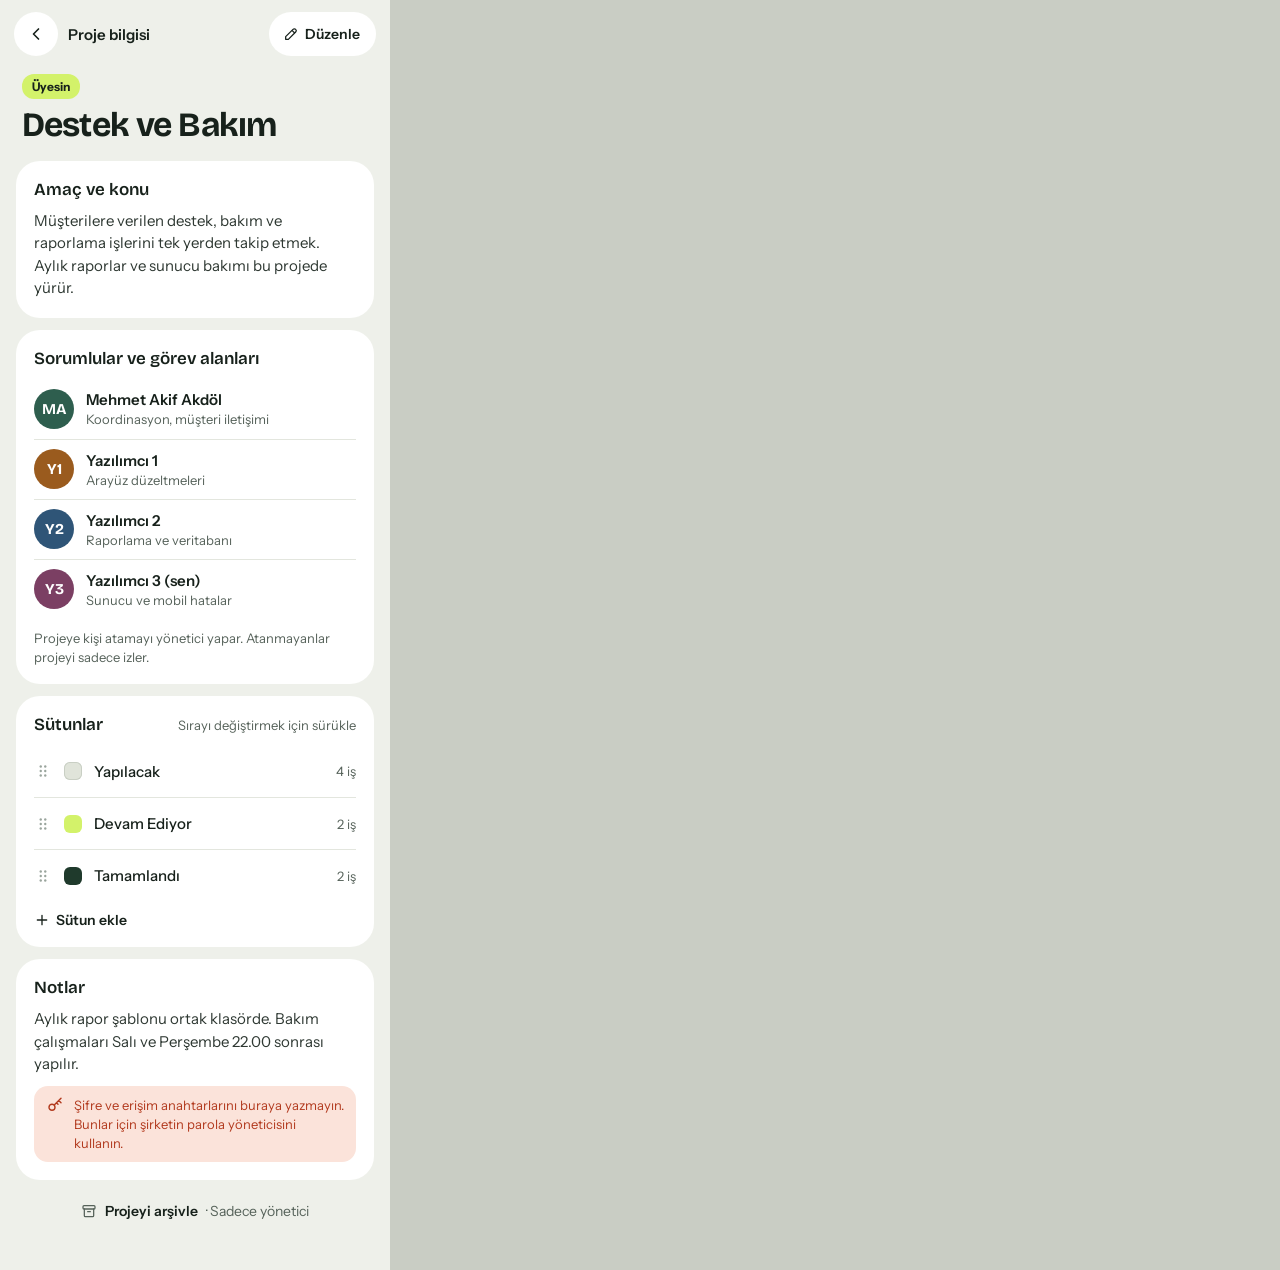
<file: TASARIM.V1/docs/tasarim/ekranlar/08-proje-bilgisi.html>
<!doctype html>
<html lang="tr">
<head>
<meta charset="utf-8">
<meta name="viewport" content="width=device-width, initial-scale=1">
<title>GörevAkış · Proje bilgisi</title>
<link rel="stylesheet" href="../gorevakis.css">
<style>
  .sorumlu { height: 60px; }
  .sorumlu .t { display: flex; flex-direction: column; gap: 2px; }
  .sorumlu .t b { font-size: 15px; font-weight: 600; }
  .sorumlu .t span { font-size: 13px; color: var(--soluk); }
  .sutun-satiri { height: 52px; }
  .kulp { color: var(--gri); }
  .renk { width: 18px; height: 18px; border-radius: 6px; }
</style>
</head>
<body>
<!-- Panodaki "Proje bilgisi" bağlantısıyla açılır. Uzun ekran: kaydırılarak okunur -->
<main class="ekran uzun">
  <div class="satir" style="gap:10px;padding:12px 14px 0">
    <span class="daire daire44" style="background:#fff" aria-label="Geri"><svg width="20" height="20" viewBox="0 0 24 24" fill="none" stroke="currentColor" stroke-width="2" stroke-linecap="round" stroke-linejoin="round"><path d="m15 18-6-6 6-6"/></svg></span>
    <span style="font-size:15px;font-weight:600">Proje bilgisi</span>
    <span class="esnek"></span>
    <span class="hap" style="padding:0 16px 0 14px"><svg width="16" height="16" viewBox="0 0 24 24" fill="none" stroke="currentColor" stroke-width="1.9" stroke-linejoin="round"><path d="M4 20h4L19 9a2.8 2.8 0 0 0-4-4L4 16v4z"/><path d="m13.5 6.5 4 4"/></svg>Düzenle</span>
  </div>

  <div class="sutun" style="padding:18px 22px 0;gap:8px;align-items:flex-start">
    <span class="etiket uye">Üyesin</span>
    <h1 class="b34">Destek ve Bakım</h1>
  </div>

  <div class="sutun" style="padding:18px 16px 0;gap:12px">
    <section class="kart">
      <h2 class="b17">Amaç ve konu</h2>
      <p style="font-size:15px;line-height:1.5;color:var(--metin2)">Müşterilere verilen destek, bakım ve raporlama işlerini tek yerden takip etmek. Aylık raporlar ve sunucu bakımı bu projede yürür.</p>
    </section>

    <section class="kart">
      <h2 class="b17">Sorumlular ve görev alanları</h2>
      <div class="sutun">
        <div class="liste-satiri sorumlu"><span class="av av40 MA">MA</span><div class="t"><b>Mehmet Akif Akdöl</b><span>Koordinasyon, müşteri iletişimi</span></div></div>
        <div class="liste-satiri sorumlu"><span class="av av40 Y1">Y1</span><div class="t"><b>Yazılımcı 1</b><span>Arayüz düzeltmeleri</span></div></div>
        <div class="liste-satiri sorumlu"><span class="av av40 Y2">Y2</span><div class="t"><b>Yazılımcı 2</b><span>Raporlama ve veritabanı</span></div></div>
        <div class="liste-satiri sorumlu"><span class="av av40 Y3">Y3</span><div class="t"><b>Yazılımcı 3 (sen)</b><span>Sunucu ve mobil hatalar</span></div></div>
      </div>
      <p class="soluk" style="font-size:13px;line-height:1.45">Projeye kişi atamayı yönetici yapar. Atanmayanlar projeyi sadece izler.</p>
    </section>

    <section class="kart">
      <div class="satir"><h2 class="b17">Sütunlar</h2><span class="esnek"></span><span class="soluk" style="font-size:13px">Sırayı değiştirmek için sürükle</span></div>
      <div class="sutun">
        <div class="liste-satiri sutun-satiri">
          <svg class="kulp" width="18" height="18" viewBox="0 0 24 24" fill="currentColor"><circle cx="9" cy="6" r="1.6"/><circle cx="15" cy="6" r="1.6"/><circle cx="9" cy="12" r="1.6"/><circle cx="15" cy="12" r="1.6"/><circle cx="9" cy="18" r="1.6"/><circle cx="15" cy="18" r="1.6"/></svg>
          <span class="renk" style="background:var(--tepsi);box-shadow:inset 0 0 0 1px #C9CFC4"></span>
          <span class="esnek" style="font-size:15px;font-weight:500">Yapılacak</span><span class="soluk" style="font-size:13px">4 iş</span>
        </div>
        <div class="liste-satiri sutun-satiri">
          <svg class="kulp" width="18" height="18" viewBox="0 0 24 24" fill="currentColor"><circle cx="9" cy="6" r="1.6"/><circle cx="15" cy="6" r="1.6"/><circle cx="9" cy="12" r="1.6"/><circle cx="15" cy="12" r="1.6"/><circle cx="9" cy="18" r="1.6"/><circle cx="15" cy="18" r="1.6"/></svg>
          <span class="renk" style="background:var(--fistik)"></span>
          <span class="esnek" style="font-size:15px;font-weight:500">Devam Ediyor</span><span class="soluk" style="font-size:13px">2 iş</span>
        </div>
        <div class="liste-satiri sutun-satiri">
          <svg class="kulp" width="18" height="18" viewBox="0 0 24 24" fill="currentColor"><circle cx="9" cy="6" r="1.6"/><circle cx="15" cy="6" r="1.6"/><circle cx="9" cy="12" r="1.6"/><circle cx="15" cy="12" r="1.6"/><circle cx="9" cy="18" r="1.6"/><circle cx="15" cy="18" r="1.6"/></svg>
          <span class="renk" style="background:var(--orman)"></span>
          <span class="esnek" style="font-size:15px;font-weight:500">Tamamlandı</span><span class="soluk" style="font-size:13px">2 iş</span>
        </div>
      </div>
      <span class="satir" style="gap:6px;font-size:14px;font-weight:600">
        <svg width="16" height="16" viewBox="0 0 24 24" fill="none" stroke="currentColor" stroke-width="2" stroke-linecap="round"><path d="M12 5v14M5 12h14"/></svg>Sütun ekle
      </span>
    </section>

    <section class="kart">
      <h2 class="b17">Notlar</h2>
      <p style="font-size:15px;line-height:1.5;color:var(--metin2)">Aylık rapor şablonu ortak klasörde. Bakım çalışmaları Salı ve Perşembe 22.00 sonrası yapılır.</p>
      <div class="satir" style="gap:10px;align-items:flex-start;background:var(--domates-acik);border-radius:14px;padding:10px 12px;color:var(--domates)">
        <svg width="18" height="18" viewBox="0 0 24 24" fill="none" stroke="currentColor" stroke-width="1.9" stroke-linecap="round"><circle cx="8" cy="15" r="4"/><path d="m11 12 9-9M17 6l3 3M14 9l2 2"/></svg>
        <span style="font-size:13px;line-height:1.45">Şifre ve erişim anahtarlarını buraya yazmayın. Bunlar için şirketin parola yöneticisini kullanın.</span>
      </div>
    </section>

    <div class="satir" style="justify-content:center;gap:8px;padding:10px 0;font-size:14px">
      <svg width="16" height="16" viewBox="0 0 24 24" fill="none" stroke="var(--soluk)" stroke-width="1.9" stroke-linecap="round"><rect x="3" y="4" width="18" height="5" rx="1.5"/><path d="M5 9v10a1.5 1.5 0 0 0 1.5 1.5h11A1.5 1.5 0 0 0 19 19V9M10 13h4"/></svg>
      <span style="font-weight:600">Projeyi arşivle</span><span class="soluk">· Sadece yönetici</span>
    </div>
  </div>
</main>
</body>
</html>
</file>
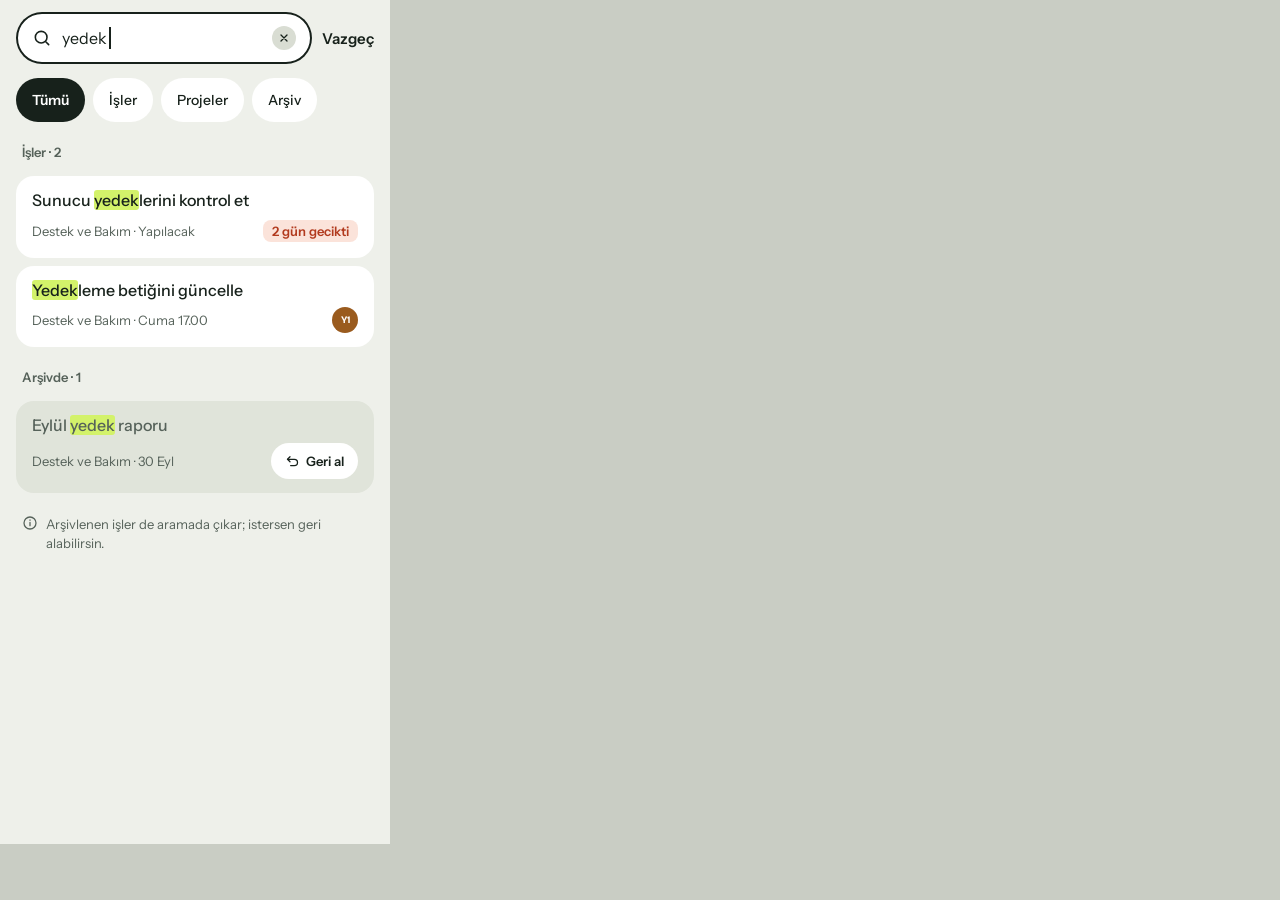
<file: TASARIM.V1/docs/tasarim/ekranlar/09-arama.html>
<!doctype html>
<html lang="tr">
<head>
<meta charset="utf-8">
<meta name="viewport" content="width=device-width, initial-scale=1">
<title>GörevAkış · Arama</title>
<link rel="stylesheet" href="../gorevakis.css">
<style>
  .bolum { font-size: 13px; font-weight: 600; color: var(--soluk); padding: 0 6px 8px; }
  .sonuc { display: flex; flex-direction: column; gap: 6px; background: #fff; border-radius: 18px; padding: 14px 16px; }
  .sonuc h3 { font-size: 16px; font-weight: 500; line-height: 1.35; }
  .sonuc .yer { display: flex; align-items: center; gap: 8px; font-size: 13px; color: var(--soluk); min-height: 26px; }
  mark { background: var(--fistik); color: inherit; border-radius: 3px; }
</style>
</head>
<body>
<!-- Üstteki büyüteçle açılır. İş, proje ve arşivlenmiş işlerde arar -->
<main class="ekran">
  <div class="satir" style="gap:10px;padding:12px 16px 0">
    <span class="satir esnek" style="gap:10px;height:52px;border-radius:26px;background:#fff;box-shadow:inset 0 0 0 2px var(--murekkep);padding:0 16px;font-size:16px">
      <svg width="20" height="20" viewBox="0 0 24 24" fill="none" stroke="currentColor" stroke-width="1.9" stroke-linecap="round"><circle cx="11" cy="11" r="7"/><path d="m20 20-3.5-3.5"/></svg>
      yedek<span style="width:2px;height:22px;background:var(--murekkep);margin-left:-8px"></span>
      <span class="esnek"></span>
      <span class="daire" style="width:24px;height:24px;background:var(--cizgi2)" aria-label="Temizle"><svg width="12" height="12" viewBox="0 0 24 24" fill="none" stroke="currentColor" stroke-width="2.6" stroke-linecap="round"><path d="M6 6l12 12M18 6 6 18"/></svg></span>
    </span>
    <span style="font-size:15px;font-weight:600">Vazgeç</span>
  </div>

  <div class="secenekler satir" style="gap:8px;padding:14px 16px 0">
    <span class="secenek secili">Tümü</span><span class="secenek" style="background:#fff">İşler</span><span class="secenek" style="background:#fff">Projeler</span><span class="secenek" style="background:#fff">Arşiv</span>
  </div>

  <div class="sutun" style="padding:22px 16px 0;gap:8px">
    <p class="bolum">İşler · 2</p>
    <article class="sonuc">
      <h3>Sunucu <mark>yedek</mark>lerini kontrol et</h3>
      <div class="yer">Destek ve Bakım · Yapılacak<span class="gecikme" style="margin-left:auto">2 gün gecikti</span></div>
    </article>
    <article class="sonuc">
      <h3><mark>Yedek</mark>leme betiğini güncelle</h3>
      <div class="yer">Destek ve Bakım · Cuma 17.00<span class="av av26 Y1" style="margin-left:auto">Y1</span></div>
    </article>

    <p class="bolum" style="margin-top:14px">Arşivde · 1</p>
    <article class="sonuc" style="background:var(--tepsi)">
      <h3 class="soluk">Eylül <mark>yedek</mark> raporu</h3>
      <div class="yer">Destek ve Bakım · 30 Eyl
        <span class="satir" style="margin-left:auto;gap:6px;height:36px;padding:0 14px;border-radius:18px;background:#fff;color:var(--murekkep);font-weight:600">
          <svg width="15" height="15" viewBox="0 0 24 24" fill="none" stroke="currentColor" stroke-width="2" stroke-linecap="round" stroke-linejoin="round"><path d="M4 10h11a5 5 0 0 1 0 10H9"/><path d="m8 6-4 4 4 4"/></svg>Geri al</span>
      </div>
    </article>

    <p class="satir soluk" style="gap:8px;align-items:flex-start;padding:14px 6px 0;font-size:13px;line-height:1.45">
      <svg width="16" height="16" viewBox="0 0 24 24" fill="none" stroke="currentColor" stroke-width="1.9" stroke-linecap="round"><circle cx="12" cy="12" r="9"/><path d="M12 11v5M12 7.5v.5"/></svg>
      Arşivlenen işler de aramada çıkar; istersen geri alabilirsin.
    </p>
  </div>
</main>
</body>
</html>
</file>
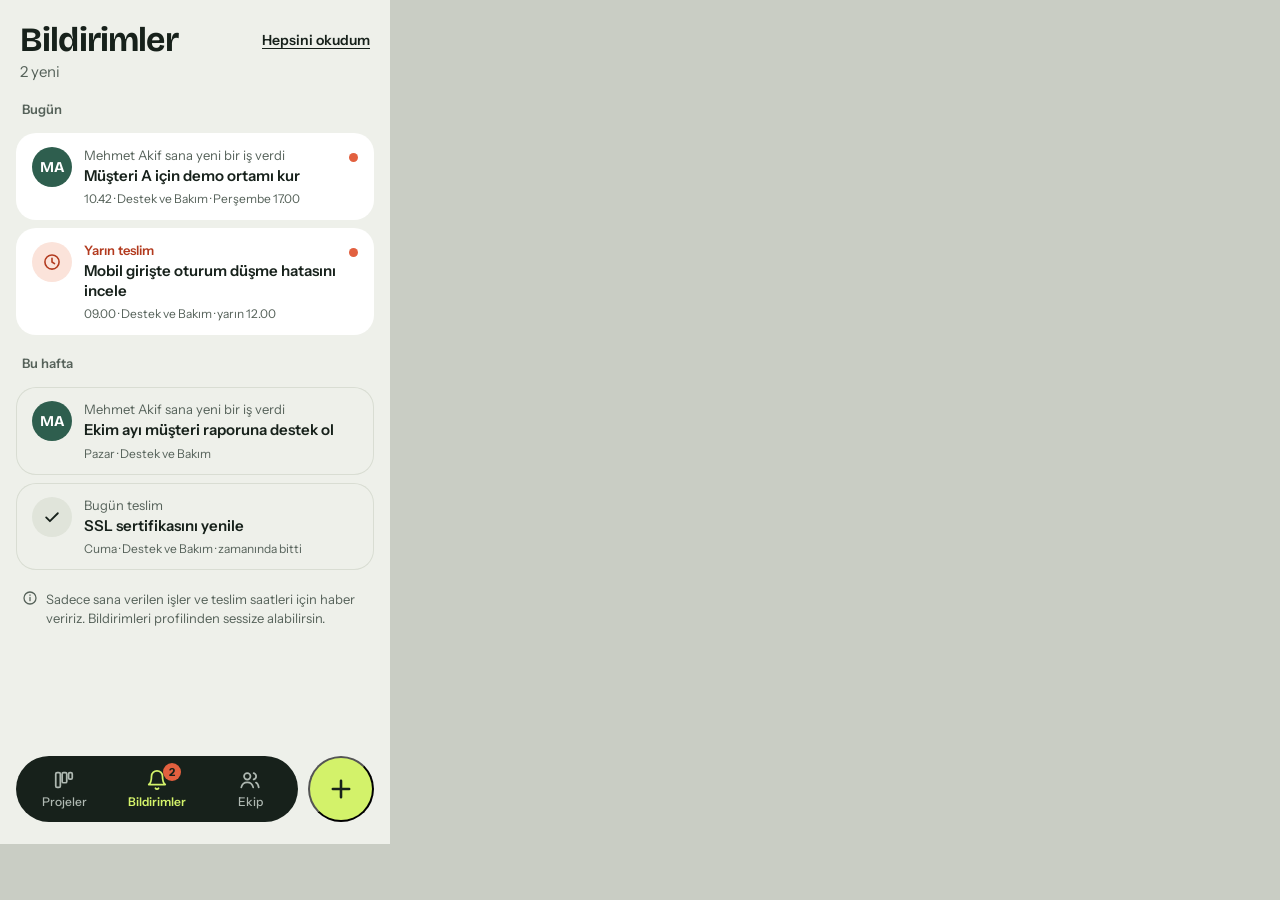
<file: TASARIM.V1/docs/tasarim/ekranlar/10-bildirimler.html>
<!doctype html>
<html lang="tr">
<head>
<meta charset="utf-8">
<meta name="viewport" content="width=device-width, initial-scale=1">
<title>GörevAkış · Bildirimler</title>
<link rel="stylesheet" href="../gorevakis.css">
<style>
  .bolum { font-size: 13px; font-weight: 600; color: var(--soluk); padding: 0 6px 8px; }
  .bildirim { display: flex; gap: 12px; align-items: flex-start; background: #fff; border-radius: 20px; padding: 14px 16px; }
  .bildirim.okundu { background: transparent; box-shadow: inset 0 0 0 1px var(--cizgi2); }
  .bildirim .t { flex: 1; display: flex; flex-direction: column; gap: 3px; }
  .bildirim .ust { font-size: 13px; color: var(--soluk); }
  .bildirim b { font-size: 15px; font-weight: 600; line-height: 1.35; }
  .bildirim .alt { font-size: 12px; color: var(--soluk); margin-top: 2px; }
  .yeni { width: 9px; height: 9px; border-radius: 50%; background: var(--rozet); margin-top: 6px; flex: none; }
</style>
</head>
<body>
<main class="ekran">
  <header style="padding:22px 20px 0">
    <div class="satir">
      <h1 class="b34">Bildirimler</h1>
      <span class="esnek"></span>
      <span class="alti-cizili" style="font-size:14px;font-weight:600">Hepsini okudum</span>
    </div>
    <p class="soluk" style="margin-top:4px;font-size:15px">2 yeni</p>
  </header>

  <div class="sutun" style="padding:20px 16px 0;gap:8px">
    <p class="bolum">Bugün</p>
    <article class="bildirim">
      <span class="av av40 MA">MA</span>
      <div class="t"><span class="ust">Mehmet Akif sana yeni bir iş verdi</span><b>Müşteri A için demo ortamı kur</b><span class="alt">10.42 · Destek ve Bakım · Perşembe 17.00</span></div>
      <span class="yeni" aria-label="Okunmadı"></span>
    </article>
    <article class="bildirim">
      <span class="daire" style="width:40px;height:40px;background:var(--domates-acik);color:var(--domates)"><svg width="20" height="20" viewBox="0 0 24 24" fill="none" stroke="currentColor" stroke-width="1.9" stroke-linecap="round"><circle cx="12" cy="12" r="8.5"/><path d="M12 7.5V12l3 2"/></svg></span>
      <div class="t"><span class="ust" style="color:var(--domates);font-weight:600">Yarın teslim</span><b>Mobil girişte oturum düşme hatasını incele</b><span class="alt">09.00 · Destek ve Bakım · yarın 12.00</span></div>
      <span class="yeni" aria-label="Okunmadı"></span>
    </article>

    <p class="bolum" style="margin-top:12px">Bu hafta</p>
    <article class="bildirim okundu">
      <span class="av av40 MA">MA</span>
      <div class="t"><span class="ust">Mehmet Akif sana yeni bir iş verdi</span><b>Ekim ayı müşteri raporuna destek ol</b><span class="alt">Pazar · Destek ve Bakım</span></div>
    </article>
    <article class="bildirim okundu">
      <span class="daire" style="width:40px;height:40px;background:var(--tepsi)"><svg width="20" height="20" viewBox="0 0 24 24" fill="none" stroke="currentColor" stroke-width="2.2" stroke-linecap="round" stroke-linejoin="round"><path d="m5 12.5 4.5 4.5L19 7.5"/></svg></span>
      <div class="t"><span class="ust">Bugün teslim</span><b>SSL sertifikasını yenile</b><span class="alt">Cuma · Destek ve Bakım · zamanında bitti</span></div>
    </article>

    <p class="satir soluk" style="gap:8px;align-items:flex-start;padding:12px 6px 0;font-size:13px;line-height:1.45">
      <svg width="16" height="16" viewBox="0 0 24 24" fill="none" stroke="currentColor" stroke-width="1.9" stroke-linecap="round"><circle cx="12" cy="12" r="9"/><path d="M12 11v5M12 7.5v.5"/></svg>
      Sadece sana verilen işler ve teslim saatleri için haber veririz. Bildirimleri profilinden sessize alabilirsin.
    </p>
  </div>

  <nav class="alt-menu" aria-label="Ana menü">
    <div class="menu">
      <span class="oge"><svg width="22" height="22" viewBox="0 0 24 24" fill="none" stroke="currentColor" stroke-width="1.9"><rect x="3" y="4" width="5" height="16" rx="1.5"/><rect x="10" y="4" width="5" height="11" rx="1.5"/><rect x="17" y="4" width="4" height="7" rx="1.5"/></svg>Projeler</span>
      <span class="oge aktif"><svg width="22" height="22" viewBox="0 0 24 24" fill="none" stroke="currentColor" stroke-width="1.9" stroke-linecap="round" stroke-linejoin="round"><path d="M6 8a6 6 0 1 1 12 0c0 7 3 9 3 9H3s3-2 3-9"/><path d="M10.3 21a1.94 1.94 0 0 0 3.4 0"/></svg>Bildirimler<span class="rozet">2</span></span>
      <span class="oge"><svg width="22" height="22" viewBox="0 0 24 24" fill="none" stroke="currentColor" stroke-width="1.9" stroke-linecap="round"><circle cx="9" cy="8" r="3.5"/><path d="M2.5 20c.8-3.5 3.4-5.5 6.5-5.5s5.7 2 6.5 5.5M16 4.6a3.5 3.5 0 0 1 0 6.8M18.5 14.8c1.6.8 2.6 2.6 3 5.2"/></svg>Ekip</span>
    </div>
    <button class="yeni-is" aria-label="Yeni iş ekle"><svg width="28" height="28" viewBox="0 0 24 24" fill="none" stroke="currentColor" stroke-width="2.2" stroke-linecap="round"><path d="M12 5v14M5 12h14"/></svg></button>
  </nav>
</main>
</body>
</html>
</file>
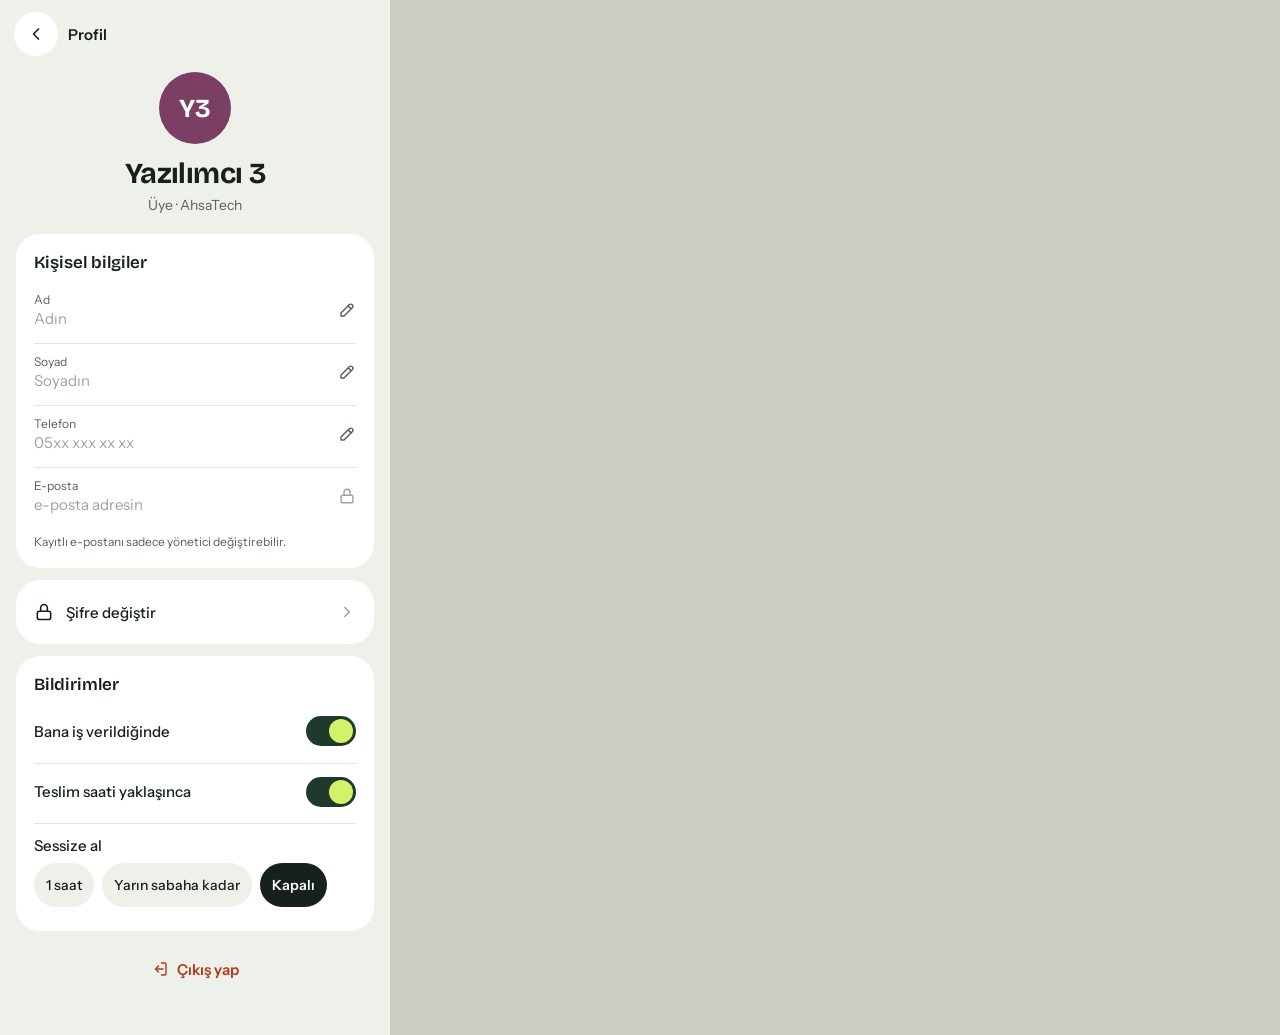
<file: TASARIM.V1/docs/tasarim/ekranlar/11-profil.html>
<!doctype html>
<html lang="tr">
<head>
<meta charset="utf-8">
<meta name="viewport" content="width=device-width, initial-scale=1">
<title>GörevAkış · Profil</title>
<link rel="stylesheet" href="../gorevakis.css">
<style>
  .alan { height: 58px; gap: 12px; }
  .alan .t { flex: 1; display: flex; flex-direction: column; gap: 2px; }
  .alan small { font-size: 12px; color: var(--soluk); }
  .alan span.deger { font-size: 15px; color: var(--gri); }
  .ayar { height: 56px; gap: 12px; font-size: 15px; font-weight: 500; }
</style>
</head>
<body>
<!-- Sağ üstteki avatarla açılır. Ad, soyad ve telefon kişinin kendisi tarafından doldurulur -->
<main class="ekran uzun">
  <div class="satir" style="gap:10px;padding:12px 14px 0">
    <span class="daire daire44" style="background:#fff" aria-label="Geri"><svg width="20" height="20" viewBox="0 0 24 24" fill="none" stroke="currentColor" stroke-width="2" stroke-linecap="round" stroke-linejoin="round"><path d="m15 18-6-6 6-6"/></svg></span>
    <span style="font-size:15px;font-weight:600">Profil</span>
  </div>

  <div class="sutun" style="align-items:center;gap:6px;padding:16px 0 0">
    <span class="av av72 Y3">Y3</span>
    <h1 class="b29" style="margin-top:8px">Yazılımcı 3</h1>
    <span class="soluk" style="font-size:14px">Üye · AhsaTech</span>
  </div>

  <div class="sutun" style="padding:20px 16px 0;gap:12px">
    <section class="kart" style="gap:4px">
      <h2 class="b17" style="padding-bottom:4px">Kişisel bilgiler</h2>
      <div class="liste-satiri alan"><div class="t"><small>Ad</small><span class="deger">Adın</span></div>
        <svg width="18" height="18" viewBox="0 0 24 24" fill="none" stroke="var(--soluk)" stroke-width="1.9" stroke-linejoin="round"><path d="M4 20h4L19 9a2.8 2.8 0 0 0-4-4L4 16v4z"/><path d="m13.5 6.5 4 4"/></svg></div>
      <div class="liste-satiri alan"><div class="t"><small>Soyad</small><span class="deger">Soyadın</span></div>
        <svg width="18" height="18" viewBox="0 0 24 24" fill="none" stroke="var(--soluk)" stroke-width="1.9" stroke-linejoin="round"><path d="M4 20h4L19 9a2.8 2.8 0 0 0-4-4L4 16v4z"/><path d="m13.5 6.5 4 4"/></svg></div>
      <div class="liste-satiri alan"><div class="t"><small>Telefon</small><span class="deger">05xx xxx xx xx</span></div>
        <svg width="18" height="18" viewBox="0 0 24 24" fill="none" stroke="var(--soluk)" stroke-width="1.9" stroke-linejoin="round"><path d="M4 20h4L19 9a2.8 2.8 0 0 0-4-4L4 16v4z"/><path d="m13.5 6.5 4 4"/></svg></div>
      <div class="liste-satiri alan"><div class="t"><small>E-posta</small><span class="deger">e-posta adresin</span></div>
        <svg width="18" height="18" viewBox="0 0 24 24" fill="none" stroke="var(--gri)" stroke-width="1.9"><rect x="4" y="11" width="16" height="10" rx="2.5"/><path d="M8 11V7a4 4 0 0 1 8 0v4"/></svg></div>
      <p class="soluk" style="font-size:12px;line-height:1.45;padding-top:4px">Kayıtlı e-postanı sadece yönetici değiştirebilir.</p>
    </section>

    <section class="kart" style="padding:4px 18px">
      <div class="satir ayar">
        <svg width="20" height="20" viewBox="0 0 24 24" fill="none" stroke="currentColor" stroke-width="1.9"><rect x="4" y="11" width="16" height="10" rx="2.5"/><path d="M8 11V7a4 4 0 0 1 8 0v4"/></svg>
        <span class="esnek">Şifre değiştir</span>
        <svg width="18" height="18" viewBox="0 0 24 24" fill="none" stroke="var(--gri)" stroke-width="2" stroke-linecap="round"><path d="m9 6 6 6-6 6"/></svg>
      </div>
    </section>

    <section class="kart" style="gap:4px">
      <h2 class="b17" style="padding-bottom:4px">Bildirimler</h2>
      <div class="liste-satiri ayar"><span class="esnek">Bana iş verildiğinde</span><span class="anahtar acik"><i></i></span></div>
      <div class="liste-satiri ayar"><span class="esnek">Teslim saati yaklaşınca</span><span class="anahtar acik"><i></i></span></div>
      <div class="liste-satiri" style="flex-direction:column;align-items:stretch;gap:8px;padding:12px 0 6px">
        <span style="font-size:15px;font-weight:500">Sessize al</span>
        <div class="satir" style="gap:8px">
          <span class="secenek" style="padding:0 12px">1 saat</span>
          <span class="secenek" style="padding:0 12px">Yarın sabaha kadar</span>
          <span class="secenek secili" style="padding:0 12px">Kapalı</span>
        </div>
      </div>
    </section>

    <div class="satir" style="justify-content:center;gap:8px;height:52px;color:var(--domates);font-size:15px;font-weight:600">
      <svg width="18" height="18" viewBox="0 0 24 24" fill="none" stroke="currentColor" stroke-width="1.9" stroke-linecap="round" stroke-linejoin="round"><path d="M14 4h4a2 2 0 0 1 2 2v12a2 2 0 0 1-2 2h-4"/><path d="M10 16l-4-4 4-4M6 12h10"/></svg>
      Çıkış yap
    </div>
  </div>
</main>
</body>
</html>
</file>
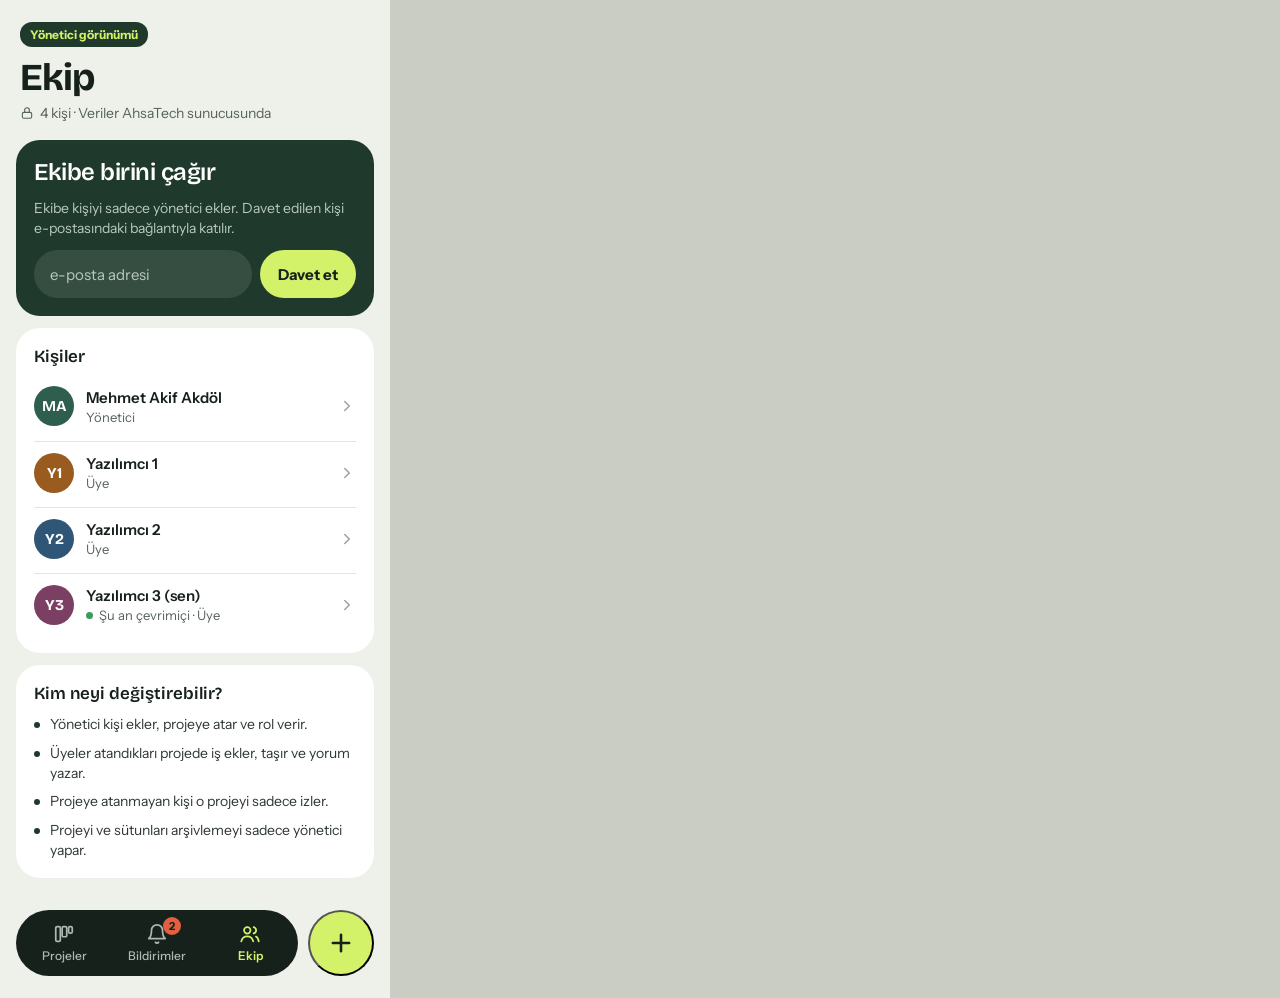
<file: TASARIM.V1/docs/tasarim/ekranlar/12-ekip.html>
<!doctype html>
<html lang="tr">
<head>
<meta charset="utf-8">
<meta name="viewport" content="width=device-width, initial-scale=1">
<title>GörevAkış · Ekip</title>
<link rel="stylesheet" href="../gorevakis.css">
<style>
  .kisi { height: 62px; gap: 12px; }
  .kisi .t { flex: 1; display: flex; flex-direction: column; gap: 2px; }
  .kisi b { font-size: 15px; font-weight: 600; }
  .kisi small { font-size: 13px; color: var(--soluk); }
  .yetki li { display: flex; gap: 10px; font-size: 14px; line-height: 1.45; color: var(--metin2); }
  .yetki li::before { content: ""; width: 6px; height: 6px; border-radius: 50%; background: var(--orman); margin-top: 8px; flex: none; }
</style>
</head>
<body>
<!-- Yönetici görünümü. Kişi ekleme ve rol verme sadece yöneticide -->
<main class="ekran uzun" style="padding-bottom:120px">
  <header style="padding:22px 20px 0">
    <span class="etiket" style="background:var(--orman);color:var(--fistik)">Yönetici görünümü</span>
    <h1 class="b38" style="margin-top:12px">Ekip</h1>
    <p class="satir soluk" style="gap:6px;margin-top:6px;font-size:14px">
      <svg width="14" height="14" viewBox="0 0 24 24" fill="none" stroke="currentColor" stroke-width="1.9"><rect x="4" y="11" width="16" height="10" rx="2.5"/><path d="M8 11V7a4 4 0 0 1 8 0v4"/></svg>
      4 kişi · Veriler AhsaTech sunucusunda
    </p>
  </header>

  <div class="sutun" style="padding:18px 16px 0;gap:12px">
    <section class="kart" style="background:var(--orman);color:#fff;gap:12px">
      <h2 class="b24" style="color:#fff">Ekibe birini çağır</h2>
      <p style="font-size:14px;line-height:1.45;color:var(--adacayi)">Ekibe kişiyi sadece yönetici ekler. Davet edilen kişi e-postasındaki bağlantıyla katılır.</p>
      <div class="satir" style="gap:8px">
        <span class="satir esnek" style="height:48px;border-radius:24px;background:rgba(255,255,255,.1);padding:0 16px;font-size:15px;color:var(--adacayi)">e-posta adresi</span>
        <span class="satir" style="height:48px;border-radius:24px;background:var(--fistik);color:var(--murekkep);padding:0 18px;font-size:15px;font-weight:700">Davet et</span>
      </div>
    </section>

    <section class="kart" style="gap:4px">
      <h2 class="b17" style="padding-bottom:4px">Kişiler</h2>
      <div class="liste-satiri kisi"><span class="av av40 MA">MA</span><div class="t"><b>Mehmet Akif Akdöl</b><small>Yönetici</small></div>
        <svg width="18" height="18" viewBox="0 0 24 24" fill="none" stroke="var(--gri)" stroke-width="2" stroke-linecap="round"><path d="m9 6 6 6-6 6"/></svg></div>
      <div class="liste-satiri kisi"><span class="av av40 Y1">Y1</span><div class="t"><b>Yazılımcı 1</b><small>Üye</small></div>
        <svg width="18" height="18" viewBox="0 0 24 24" fill="none" stroke="var(--gri)" stroke-width="2" stroke-linecap="round"><path d="m9 6 6 6-6 6"/></svg></div>
      <div class="liste-satiri kisi"><span class="av av40 Y2">Y2</span><div class="t"><b>Yazılımcı 2</b><small>Üye</small></div>
        <svg width="18" height="18" viewBox="0 0 24 24" fill="none" stroke="var(--gri)" stroke-width="2" stroke-linecap="round"><path d="m9 6 6 6-6 6"/></svg></div>
      <div class="liste-satiri kisi"><span class="av av40 Y3">Y3</span><div class="t"><b>Yazılımcı 3 (sen)</b><small class="satir" style="gap:6px"><span style="width:7px;height:7px;border-radius:50%;background:#3E9B5F"></span>Şu an çevrimiçi · Üye</small></div>
        <svg width="18" height="18" viewBox="0 0 24 24" fill="none" stroke="var(--gri)" stroke-width="2" stroke-linecap="round"><path d="m9 6 6 6-6 6"/></svg></div>
    </section>

    <section class="kart">
      <h2 class="b17">Kim neyi değiştirebilir?</h2>
      <ul class="yetki sutun" style="list-style:none;gap:8px">
        <li>Yönetici kişi ekler, projeye atar ve rol verir.</li>
        <li>Üyeler atandıkları projede iş ekler, taşır ve yorum yazar.</li>
        <li>Projeye atanmayan kişi o projeyi sadece izler.</li>
        <li>Projeyi ve sütunları arşivlemeyi sadece yönetici yapar.</li>
      </ul>
    </section>
  </div>

  <nav class="alt-menu" aria-label="Ana menü">
    <div class="menu">
      <span class="oge"><svg width="22" height="22" viewBox="0 0 24 24" fill="none" stroke="currentColor" stroke-width="1.9"><rect x="3" y="4" width="5" height="16" rx="1.5"/><rect x="10" y="4" width="5" height="11" rx="1.5"/><rect x="17" y="4" width="4" height="7" rx="1.5"/></svg>Projeler</span>
      <span class="oge"><svg width="22" height="22" viewBox="0 0 24 24" fill="none" stroke="currentColor" stroke-width="1.9" stroke-linecap="round" stroke-linejoin="round"><path d="M6 8a6 6 0 1 1 12 0c0 7 3 9 3 9H3s3-2 3-9"/><path d="M10.3 21a1.94 1.94 0 0 0 3.4 0"/></svg>Bildirimler<span class="rozet">2</span></span>
      <span class="oge aktif"><svg width="22" height="22" viewBox="0 0 24 24" fill="none" stroke="currentColor" stroke-width="1.9" stroke-linecap="round"><circle cx="9" cy="8" r="3.5"/><path d="M2.5 20c.8-3.5 3.4-5.5 6.5-5.5s5.7 2 6.5 5.5M16 4.6a3.5 3.5 0 0 1 0 6.8M18.5 14.8c1.6.8 2.6 2.6 3 5.2"/></svg>Ekip</span>
    </div>
    <button class="yeni-is" aria-label="Yeni iş ekle"><svg width="28" height="28" viewBox="0 0 24 24" fill="none" stroke="currentColor" stroke-width="2.2" stroke-linecap="round"><path d="M12 5v14M5 12h14"/></svg></button>
  </nav>
</main>
</body>
</html>
</file>
<file: TASARIM.V1/docs/tasarim/gorevakis.css>
/* GörevAkış — ortak tasarım stilleri
   Figma: https://www.figma.com/design/b5zCih6VsOk1hNCE2Mx6jN
   Her ekran 390 px genişliğinde bir telefon ekranıdır (Flutter hedefi). */

@import url("https://fonts.googleapis.com/css2?family=Bricolage+Grotesque:wght@400..800&family=Instrument+Sans:wght@400..700&display=swap");

:root {
  /* Renkler */
  --murekkep: #17211B;      /* ana metin, koyu yüzeyler */
  --kagit: #EEF0EA;         /* ekran zemini */
  --beyaz: #FFFFFF;
  --soluk: #56625A;         /* ikincil metin */
  --metin2: #2E3832;        /* uzun metin */
  --fistik: #D3F26A;        /* vurgu, "Devam Ediyor" sütunu */
  --orman: #1F3A2C;         /* "Tamamlandı" sütunu, koyu kart */
  --tepsi: #E0E4DA;         /* "Yapılacak" sütunu */
  --domates: #B23A1E;       /* gecikme, uyarı */
  --domates-acik: #FBE3DA;
  --gri: #9AA59D;
  --cizgi: #E3E6DE;
  --cizgi2: #D9DDD3;
  --menu-soluk: #AEB8B1;
  --rozet: #E2603F;
  --adacayi: #B9C9BE;
  /* Kişi renkleri */
  --cam: #2E5E4E;           /* MA */
  --hardal: #9A5B1E;        /* Y1 */
  --kot: #2F5577;           /* Y2 */
  --murdum: #7B3F63;        /* Y3 */
  /* Yazı tipleri */
  --baslik: "Bricolage Grotesque", Arial, sans-serif;
  --govde: "Instrument Sans", Arial, sans-serif;
}

* { box-sizing: border-box; margin: 0; padding: 0; }
body { margin: 0; background: #C9CDC4; font-family: var(--govde); color: var(--murekkep); }
svg { display: block; flex: none; }
button, input, textarea { font: inherit; color: inherit; }

/* Telefon ekranı */
.ekran { position: relative; width: 390px; min-height: 844px; height: 844px; overflow: hidden; background: var(--kagit); }
.ekran.uzun { height: auto; padding-bottom: 40px; }

/* Yerleşim yardımcıları */
.satir { display: flex; align-items: center; }
.sutun { display: flex; flex-direction: column; }
.esnek { flex: 1; }
.d { font-family: var(--baslik); }
.soluk { color: var(--soluk); }
.alti-cizili { text-decoration: underline; text-underline-offset: 3px; }

/* Başlık ölçüleri */
.b38 { font-family: var(--baslik); font-size: 38px; line-height: 1.02; font-weight: 700; letter-spacing: -0.95px; }
.b34 { font-family: var(--baslik); font-size: 34px; line-height: 1.05; font-weight: 700; letter-spacing: -0.85px; }
.b29 { font-family: var(--baslik); font-size: 29px; line-height: 1.1; font-weight: 700; letter-spacing: -0.6px; }
.b24 { font-family: var(--baslik); font-size: 24px; font-weight: 600; letter-spacing: -0.5px; }
.b18 { font-family: var(--baslik); font-size: 18px; font-weight: 600; }
.b17 { font-family: var(--baslik); font-size: 17px; font-weight: 600; }

/* Daireler ve avatarlar */
.daire { border-radius: 50%; display: flex; align-items: center; justify-content: center; flex: none; }
.daire44 { width: 44px; height: 44px; }
.av { border-radius: 50%; display: flex; align-items: center; justify-content: center; flex: none;
      color: #fff; font-family: var(--baslik); font-weight: 700; }
.av26 { width: 26px; height: 26px; font-size: 10px; }
.av28 { width: 28px; height: 28px; font-size: 11px; }
.av30 { width: 30px; height: 30px; font-size: 11px; }
.av32 { width: 32px; height: 32px; font-size: 12px; }
.av40 { width: 40px; height: 40px; font-size: 15px; }
.av44 { width: 44px; height: 44px; font-size: 14px; }
.av50 { width: 50px; height: 50px; font-size: 16px; }
.av72 { width: 72px; height: 72px; font-size: 26px; }
.MA { background: var(--cam); } .Y1 { background: var(--hardal); }
.Y2 { background: var(--kot); }  .Y3 { background: var(--murdum); }

/* Hap butonlar ve seçenekler */
.hap { display: flex; align-items: center; gap: 6px; height: 44px; border-radius: 22px; background: var(--beyaz);
       font-weight: 600; font-size: 14px; padding: 0 16px; border: 0; }
.secenek { display: flex; align-items: center; gap: 6px; height: 44px; border-radius: 22px; padding: 0 16px;
           background: var(--kagit); font-size: 14px; font-weight: 500; border: 0; }
.secenek.secili { background: var(--murekkep); color: #fff; font-weight: 600; }
.etiket { display: inline-flex; align-items: center; gap: 5px; border-radius: 12px; padding: 5px 10px; font-size: 12px; font-weight: 700; }
.etiket.uye { background: var(--fistik); }
.etiket.izleyici { background: var(--kagit); color: var(--soluk); }
.gecikme { background: var(--domates-acik); color: var(--domates); font-weight: 600; border-radius: 8px; padding: 3px 9px; font-size: 13px; }

/* Kartlar */
.kart { background: var(--beyaz); border-radius: 24px; padding: 18px; display: flex; flex-direction: column; gap: 10px; }
.liste-satiri { display: flex; align-items: center; gap: 12px; }
.liste-satiri + .liste-satiri { border-top: 1px solid var(--cizgi); }

/* Pano: sütun tepsileri ve iş kartları */
.tepsiler { display: flex; gap: 12px; padding-left: 20px; margin-top: 18px; align-items: flex-start; }
.tepsi { flex: none; width: 316px; border-radius: 28px; padding: 16px 14px 14px; display: flex; flex-direction: column; gap: 8px; }
.tepsi.yapilacak { background: var(--tepsi); }
.tepsi.devam { background: var(--fistik); }
.tepsi-baslik { display: flex; align-items: center; justify-content: space-between; padding: 0 4px 6px; }
.tepsi-baslik .sayi { font-family: var(--baslik); font-size: 24px; font-weight: 400; }
.is-karti { background: var(--beyaz); border-radius: 18px; padding: 14px 14px 12px 16px; display: flex; flex-direction: column; gap: 10px; }
.is-karti h3 { font-size: 16px; font-weight: 500; line-height: 1.35; }
.is-bilgi { display: flex; align-items: center; gap: 10px; font-size: 13px; color: var(--soluk); min-height: 28px; }
.is-bilgi .vurgu { color: var(--domates); font-weight: 600; }
.ben-alirim { margin-left: auto; height: 44px; padding: 0 16px; border: 1.5px solid var(--murekkep); border-radius: 22px;
              background: transparent; font-size: 14px; font-weight: 600; }

/* Kişi filtresi */
.filtre { display: flex; align-items: center; gap: 8px; }
.ben { display: flex; align-items: center; gap: 8px; height: 44px; padding: 0 16px 0 4px; border: 1.5px solid #C9CFC4;
       border-radius: 22px; font-size: 14px; font-weight: 500; }

/* Alt menü */
.alt-menu { position: absolute; left: 16px; right: 16px; bottom: 22px; display: flex; align-items: center; gap: 10px; }
.alt-menu .menu { flex: 1; height: 66px; border-radius: 33px; background: var(--murekkep); display: flex;
                  justify-content: space-between; align-items: center; padding: 0 6px; }
.alt-menu .oge { position: relative; width: 84px; display: flex; flex-direction: column; align-items: center; gap: 3px;
                 font-size: 12px; font-weight: 500; color: var(--menu-soluk); }
.alt-menu .oge.aktif { color: var(--fistik); font-weight: 600; }
.alt-menu .rozet { position: absolute; left: 48px; top: -6px; min-width: 18px; height: 18px; border-radius: 9px; background: var(--rozet);
                   color: var(--murekkep); font-size: 11px; font-weight: 700; display: flex; align-items: center; justify-content: center; }
.alt-menu .yeni-is { width: 66px; height: 66px; border-radius: 50%; background: var(--fistik); display: flex; align-items: center; justify-content: center; }

/* Alttan açılan sayfa */
.alt-sayfa { position: absolute; left: 0; right: 0; bottom: 0; background: var(--beyaz); border-radius: 32px 32px 0 0;
             display: flex; flex-direction: column; }
.tutamac { width: 40px; height: 5px; border-radius: 3px; background: #D3D8CE; align-self: center; }

/* Açma-kapama düğmesi */
.anahtar { width: 50px; height: 30px; border-radius: 15px; padding: 3px; display: flex; align-items: center; flex: none; }
.anahtar.acik { background: var(--orman); justify-content: flex-end; }
.anahtar.kapali { background: #C9CFC4; justify-content: flex-start; }
.anahtar i { width: 24px; height: 24px; border-radius: 12px; display: block; }
.anahtar.acik i { background: var(--fistik); }
.anahtar.kapali i { background: #fff; }
</file>
